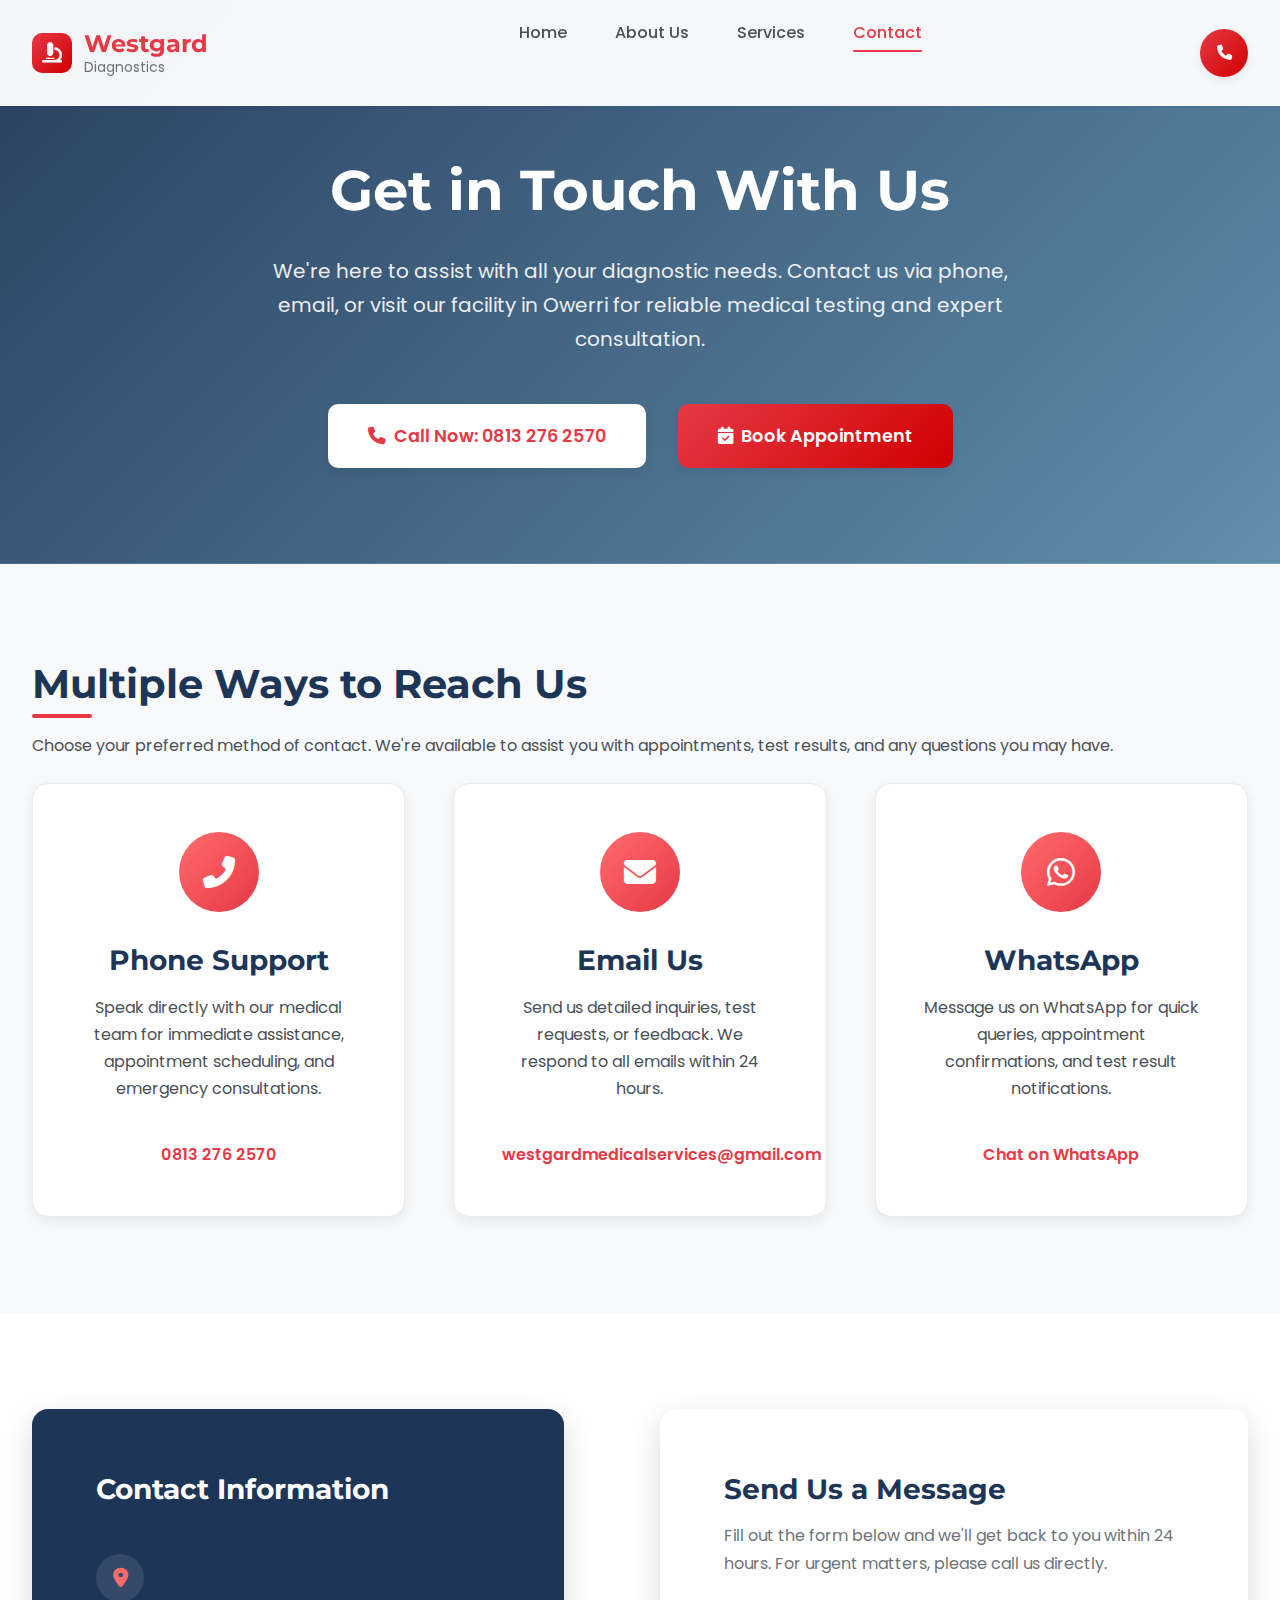
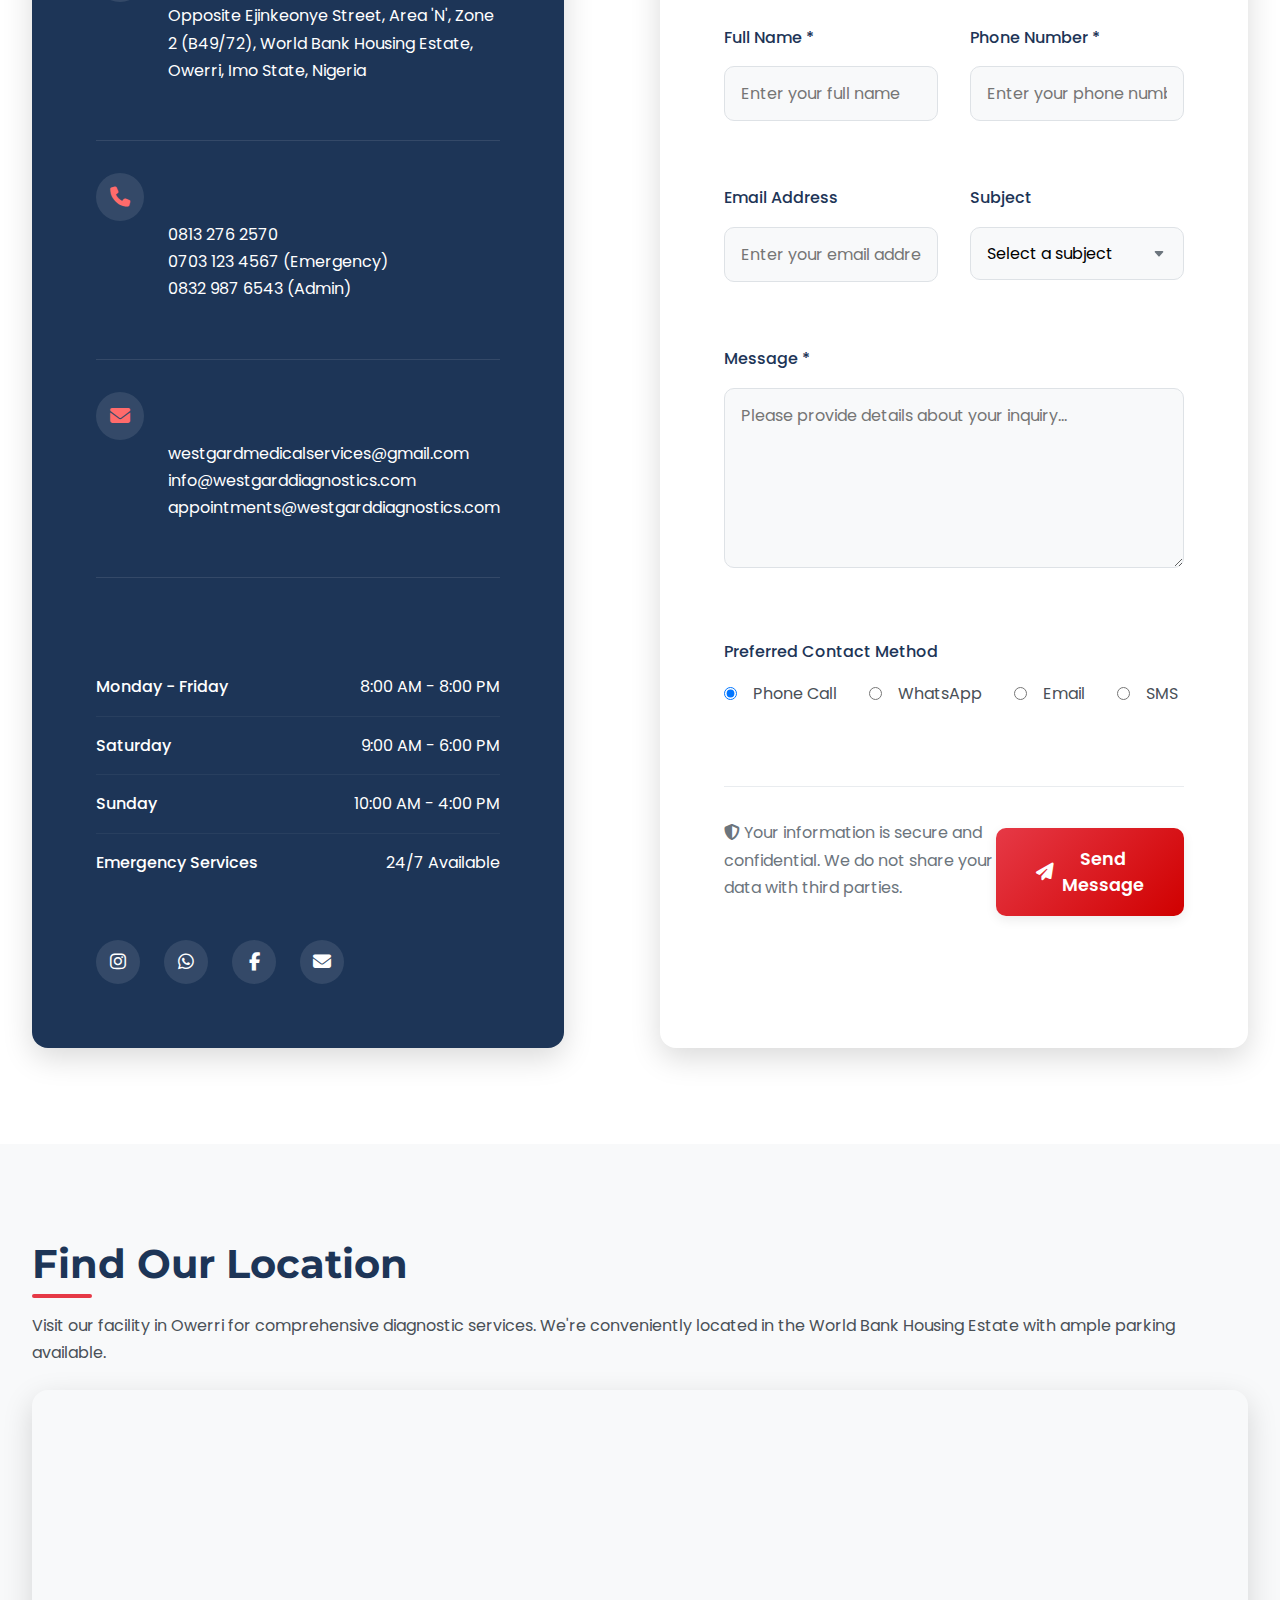
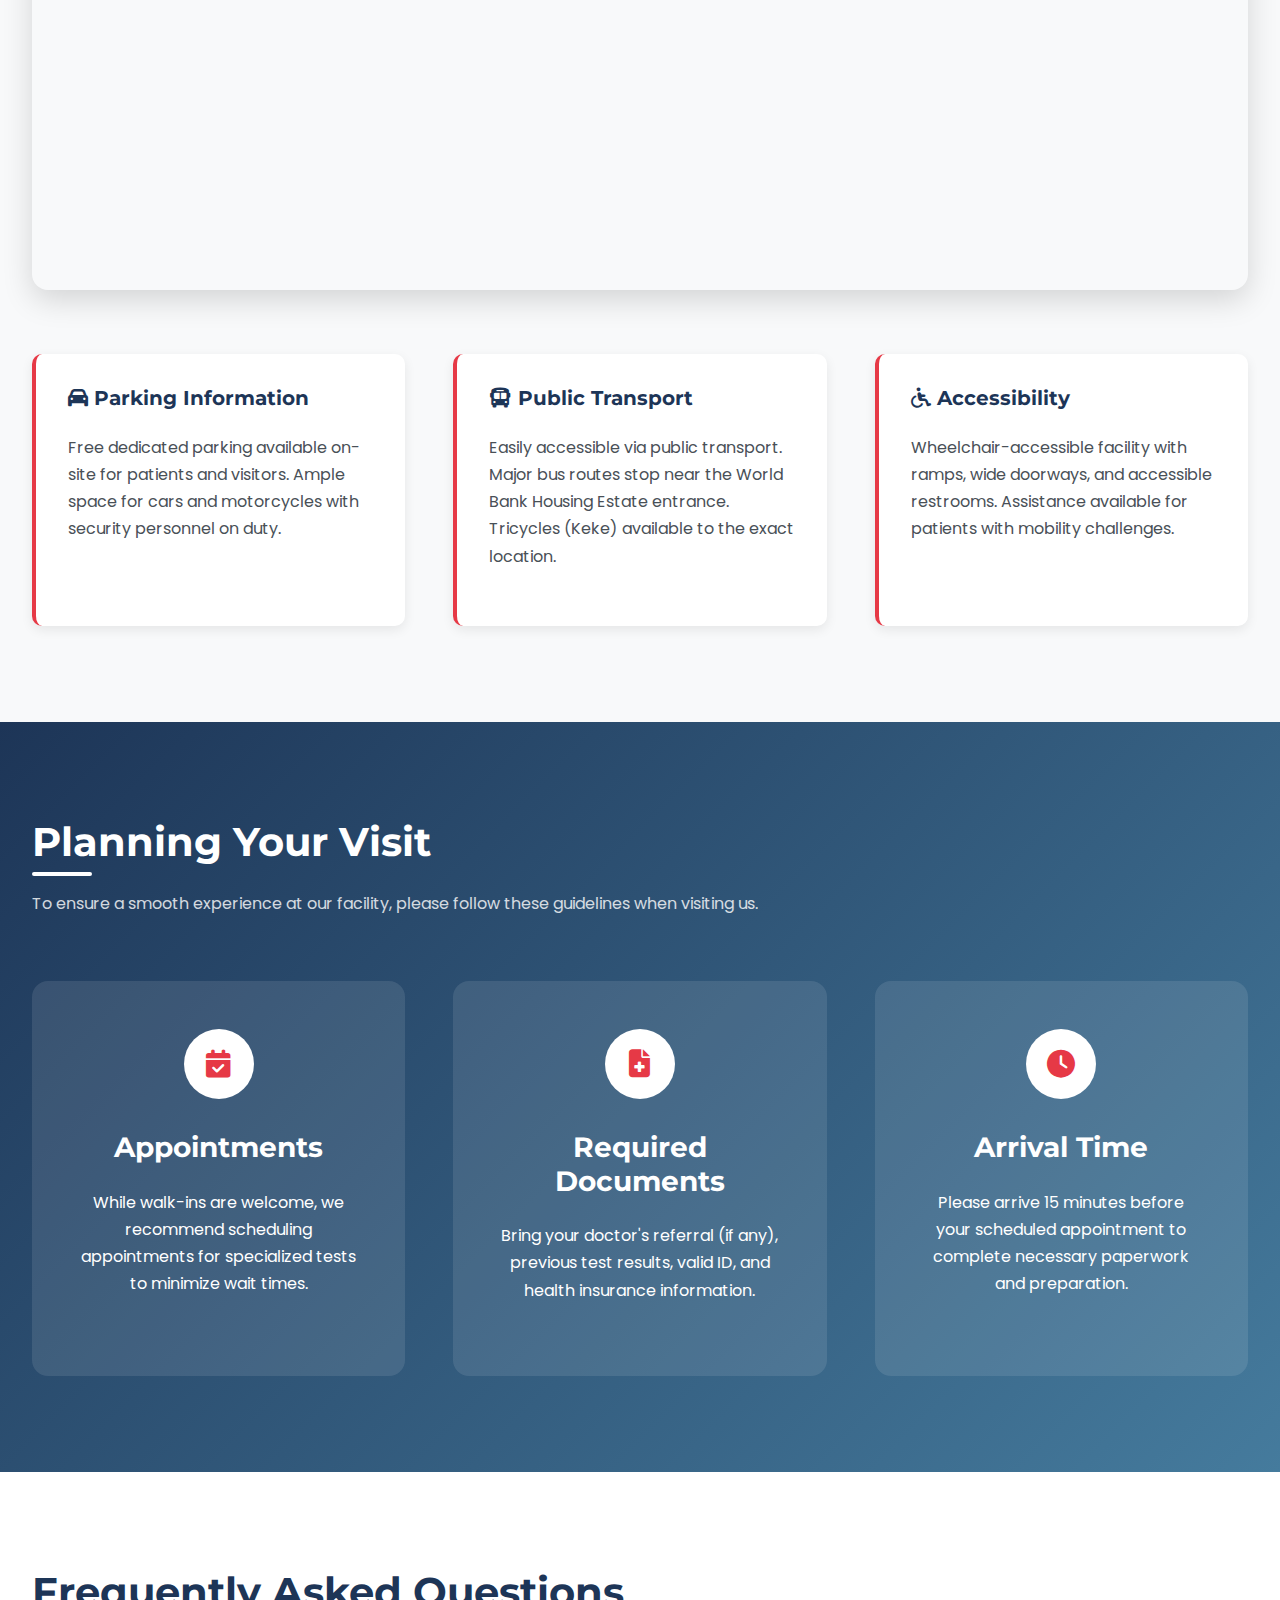
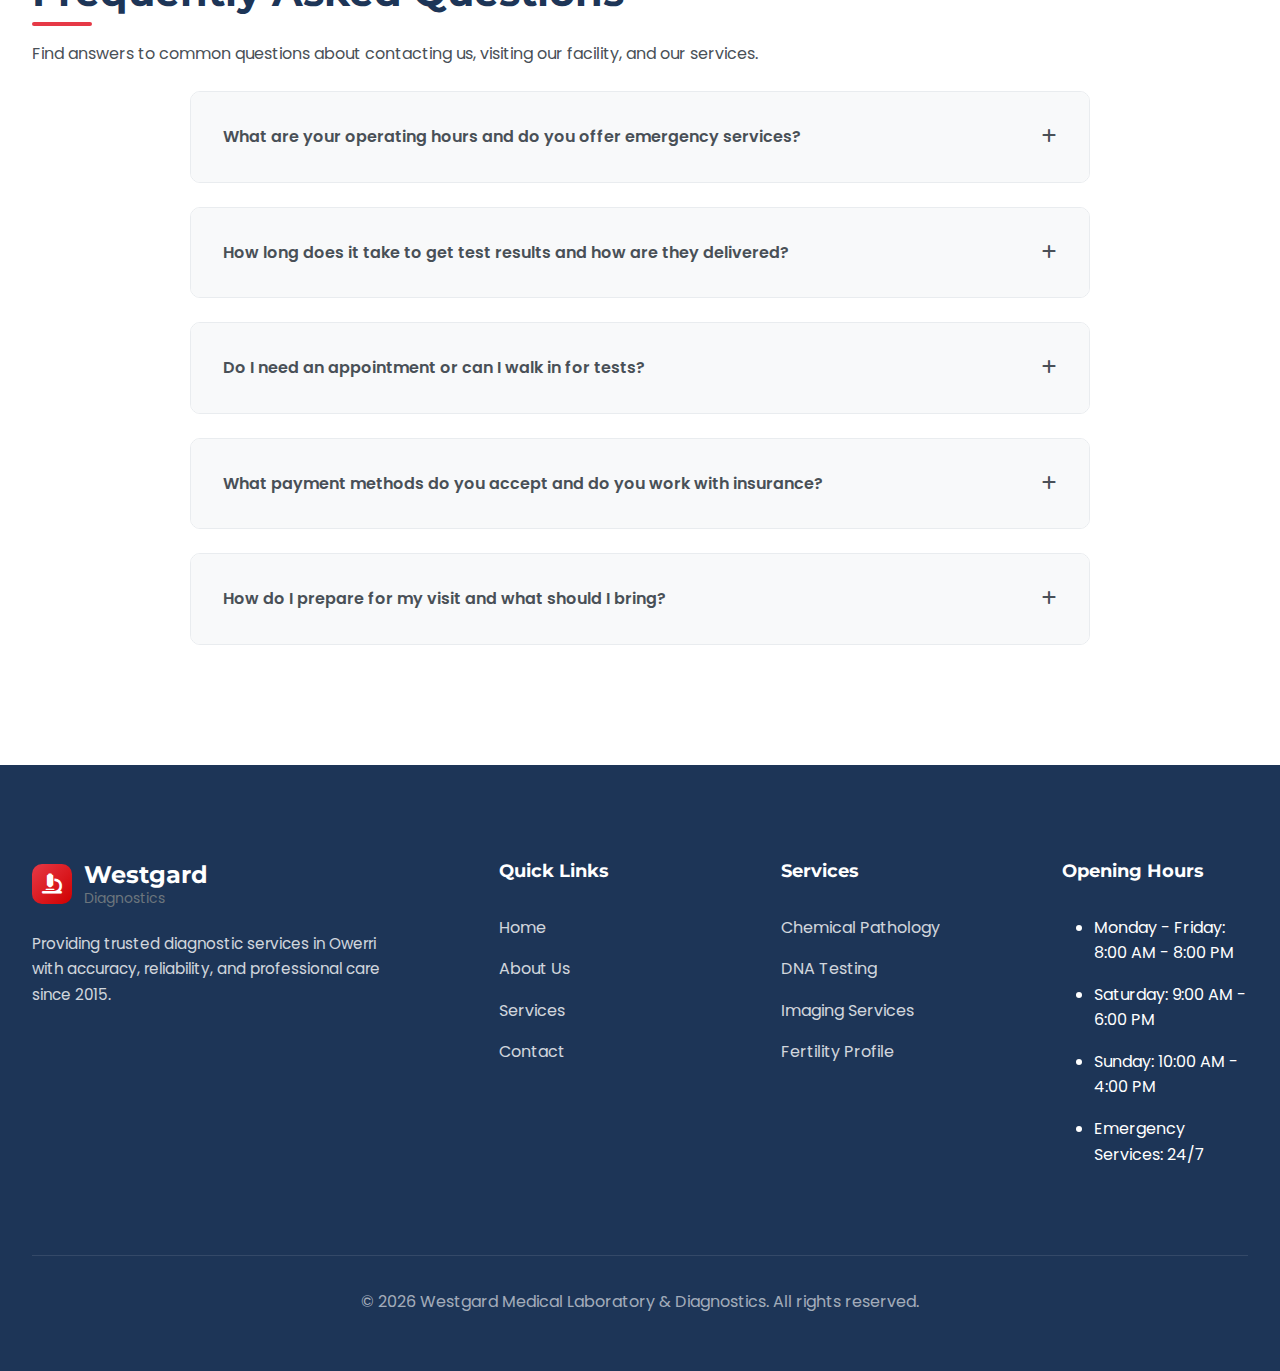
<file: contact.html>
<!DOCTYPE html>
<html lang="en">

<head>
    <meta charset="UTF-8">
    <meta name="viewport" content="width=device-width, initial-scale=1.0">
    <title>Contact Us | Westgard Diagnostics - Modern Medical Laboratory & Diagnostics</title>
    <link rel="stylesheet" href="https://cdnjs.cloudflare.com/ajax/libs/font-awesome/6.4.0/css/all.min.css">
    <link rel="preconnect" href="https://fonts.googleapis.com">
    <link rel="preconnect" href="https://fonts.gstatic.com" crossorigin>
    <link
        href="https://fonts.googleapis.com/css2?family=Poppins:wght@300;400;500;600;700&family=Montserrat:wght@400;500;600;700&display=swap"
        rel="stylesheet">

    <style>
        /* MODERN DESIGN SYSTEM - Same as main page */
        :root {
            /* Color Palette */
            --primary: #e63946;
            --primary-dark: #d00000;
            --primary-light: #ff6b6b;
            --secondary: #1d3557;
            --accent: #457b9d;
            --light: #f1faee;
            --dark: #2d3748;
            --gray-100: #f8f9fa;
            --gray-200: #e9ecef;
            --gray-300: #dee2e6;
            --gray-400: #ced4da;
            --gray-500: #adb5bd;
            --gray-600: #6c757d;
            --gray-700: #495057;
            --gray-800: #343a40;
            --white: #ffffff;
            --black: #000000;

            /* Shadows */
            --shadow-sm: 0 2px 4px rgba(0, 0, 0, 0.05);
            --shadow: 0 4px 12px rgba(0, 0, 0, 0.08);
            --shadow-md: 0 6px 20px rgba(0, 0, 0, 0.12);
            --shadow-lg: 0 10px 30px rgba(0, 0, 0, 0.15);
            --shadow-xl: 0 15px 40px rgba(0, 0, 0, 0.2);

            /* Transitions */
            --transition-fast: 0.2s ease;
            --transition: 0.3s cubic-bezier(0.4, 0, 0.2, 1);
            --transition-slow: 0.5s cubic-bezier(0.4, 0, 0.2, 1);

            /* Borders */
            --radius-sm: 6px;
            --radius: 10px;
            --radius-lg: 16px;
            --radius-xl: 24px;
            --radius-full: 9999px;

            /* Spacing */
            --space-xs: 0.5rem;
            --space-sm: 1rem;
            --space-md: 1.5rem;
            --space-lg: 2rem;
            --space-xl: 3rem;
            --space-2xl: 4rem;
            --space-3xl: 6rem;

            /* Typography */
            --font-primary: 'Poppins', sans-serif;
            --font-secondary: 'Montserrat', sans-serif;
        }

        /* RESET & BASE STYLES */
        * {
            margin: 0;
            padding: 0;
            box-sizing: border-box;
        }

        html {
            scroll-behavior: smooth;
            font-size: 16px;
        }

        body {
            font-family: var(--font-primary);
            line-height: 1.6;
            color: var(--gray-700);
            background-color: var(--white);
            overflow-x: hidden;
            -webkit-font-smoothing: antialiased;
            -moz-osx-font-smoothing: grayscale;
        }

        h1,
        h2,
        h3,
        h4,
        h5,
        h6 {
            font-family: var(--font-secondary);
            font-weight: 700;
            line-height: 1.2;
            margin-bottom: var(--space-md);
            color: var(--secondary);
        }

        h1 {
            font-size: 3.5rem;
            line-height: 1.1;
        }

        h2 {
            font-size: 2.5rem;
            position: relative;
            display: inline-block;
        }

        h2::after {
            content: '';
            position: absolute;
            left: 0;
            bottom: -10px;
            width: 60px;
            height: 4px;
            background: var(--primary);
            border-radius: var(--radius-full);
        }

        h3 {
            font-size: 1.75rem;
        }

        h4 {
            font-size: 1.25rem;
        }

        p {
            margin-bottom: var(--space-md);
            font-size: 1rem;
            line-height: 1.7;
        }

        a {
            color: inherit;
            text-decoration: none;
            transition: var(--transition);
        }

        ul,
        ol {
            margin-bottom: var(--space-md);
            padding-left: var(--space-lg);
        }

        li {
            margin-bottom: var(--space-sm);
        }

        img {
            max-width: 100%;
            height: auto;
            display: block;
        }

        /* CONTAINER */
        .container {
            width: 100%;
            max-width: 1280px;
            margin: 0 auto;
            padding: 0 var(--space-lg);
        }

        /* SECTIONS */
        section {
            padding: var(--space-3xl) 0;
        }

        /* BUTTONS */
        .btn {
            display: inline-flex;
            align-items: center;
            justify-content: center;
            padding: 0.875rem 2rem;
            border-radius: var(--radius);
            font-weight: 600;
            font-size: 0.95rem;
            cursor: pointer;
            transition: var(--transition);
            border: none;
            outline: none;
            font-family: var(--font-primary);
            gap: 0.5rem;
            text-align: center;
        }

        .btn-primary {
            background: linear-gradient(135deg, var(--primary), var(--primary-dark));
            color: var(--white);
            box-shadow: var(--shadow);
        }

        .btn-primary:hover {
            transform: translateY(-3px);
            box-shadow: var(--shadow-lg);
            background: linear-gradient(135deg, var(--primary-light), var(--primary));
        }

        .btn-secondary {
            background: transparent;
            color: var(--primary);
            border: 2px solid var(--primary);
        }

        .btn-secondary:hover {
            background: var(--primary);
            color: var(--white);
            transform: translateY(-3px);
        }

        .btn-white {
            background: var(--white);
            color: var(--primary);
            box-shadow: var(--shadow);
        }

        .btn-white:hover {
            background: var(--gray-100);
            transform: translateY(-3px);
            box-shadow: var(--shadow-lg);
        }

        .btn-large {
            padding: 1.125rem 2.5rem;
            font-size: 1.1rem;
        }

        .btn-icon {
            padding: 0.75rem;
            width: 48px;
            height: 48px;
            border-radius: var(--radius-full);
        }

        /* HEADER */
        header {
            position: fixed;
            top: 0;
            left: 0;
            width: 100%;
            background: rgba(255, 255, 255, 0.95);
            backdrop-filter: blur(10px);
            box-shadow: var(--shadow-sm);
            z-index: 1000;
            transition: var(--transition);
        }

        .header-container {
            display: flex;
            justify-content: space-between;
            align-items: center;
            padding: 1.25rem var(--space-lg);
        }

        .logo {
            display: flex;
            align-items: center;
            gap: 0.75rem;
            font-family: var(--font-secondary);
            font-weight: 700;
            font-size: 1.5rem;
            color: var(--primary);
        }

        .logo-icon {
            width: 40px;
            height: 40px;
            background: linear-gradient(135deg, var(--primary), var(--primary-dark));
            border-radius: var(--radius);
            display: flex;
            align-items: center;
            justify-content: center;
            color: var(--white);
            font-size: 1.25rem;
        }

        .logo-text {
            display: flex;
            flex-direction: column;
            line-height: 1.2;
        }

        .logo-text span {
            font-size: 0.875rem;
            color: var(--gray-600);
            font-weight: 400;
            font-family: var(--font-primary);
        }

        .nav-links {
            display: flex;
            list-style: none;
            gap: var(--space-xl);
        }

        .nav-links a {
            font-weight: 500;
            position: relative;
            padding: 0.5rem 0;
        }

        .nav-links a::after {
            content: '';
            position: absolute;
            bottom: 0;
            left: 0;
            width: 0;
            height: 2px;
            background: var(--primary);
            transition: var(--transition);
            border-radius: var(--radius-full);
        }

        .nav-links a:hover::after,
        .nav-links a.active::after {
            width: 100%;
        }

        .nav-links a.active {
            color: var(--primary);
        }

        .header-actions {
            display: flex;
            align-items: center;
            gap: var(--space-md);
        }

        .mobile-menu-btn {
            display: none;
            background: none;
            border: none;
            font-size: 1.5rem;
            color: var(--primary);
            cursor: pointer;
            width: 44px;
            height: 44px;
            border-radius: var(--radius);
            align-items: center;
            justify-content: center;
            transition: var(--transition);
        }

        .mobile-menu-btn:hover {
            background: var(--gray-100);
        }

        /* CONTACT HERO */
        .contact-hero {
            position: relative;
            padding-top: 160px;
            padding-bottom: var(--space-3xl);
            background: linear-gradient(135deg, rgba(29, 53, 87, 0.95), rgba(69, 123, 157, 0.85)),
                url('https://images.unsplash.com/photo-1586773860418-dc22f8b874bc?ixlib=rb-4.0.3&auto=format&fit=crop&w=1770&q=80');
            background-size: cover;
            background-position: center;
            color: var(--white);
            text-align: center;
        }

        .contact-hero h1 {
            color: var(--white);
            margin-bottom: var(--space-lg);
        }

        .contact-hero p {
            font-size: 1.25rem;
            max-width: 800px;
            margin: 0 auto var(--space-xl);
            opacity: 0.9;
        }

        .contact-cta {
            display: flex;
            justify-content: center;
            gap: var(--space-lg);
            flex-wrap: wrap;
        }

        /* CONTACT INFO SECTION */
        .contact-info-section {
            background: var(--gray-100);
        }

        .contact-grid {
            display: grid;
            grid-template-columns: repeat(auto-fit, minmax(300px, 1fr));
            gap: var(--space-xl);
        }

        .contact-card {
            background: var(--white);
            border-radius: var(--radius-lg);
            padding: var(--space-xl);
            box-shadow: var(--shadow);
            transition: var(--transition);
            text-align: center;
            border: 1px solid var(--gray-200);
        }

        .contact-card:hover {
            transform: translateY(-10px);
            box-shadow: var(--shadow-xl);
        }

        .contact-icon {
            width: 80px;
            height: 80px;
            background: linear-gradient(135deg, var(--primary-light), var(--primary));
            border-radius: var(--radius-full);
            display: flex;
            align-items: center;
            justify-content: center;
            margin: 0 auto var(--space-lg);
            color: var(--white);
            font-size: 2rem;
        }

        .contact-card h3 {
            color: var(--secondary);
            margin-bottom: var(--space-sm);
        }

        .contact-link {
            color: var(--primary);
            font-weight: 600;
            display: inline-block;
            margin-top: var(--space-sm);
        }

        .contact-link:hover {
            color: var(--primary-dark);
        }

        /* CONTACT FORM & DETAILS SECTION */
        .contact-form-section {
            background: var(--white);
        }

        .contact-form-container {
            display: grid;
            grid-template-columns: 1fr 2fr;
            gap: var(--space-3xl);
        }

        .contact-details {
            background: var(--secondary);
            color: var(--white);
            padding: var(--space-2xl);
            border-radius: var(--radius-lg);
            box-shadow: var(--shadow-lg);
            height: fit-content;
        }

        .contact-details h3 {
            color: var(--white);
            margin-bottom: var(--space-xl);
        }

        .contact-item {
            display: flex;
            align-items: flex-start;
            gap: var(--space-md);
            margin-bottom: var(--space-lg);
            padding-bottom: var(--space-lg);
            border-bottom: 1px solid rgba(255, 255, 255, 0.1);
        }

        .contact-item:last-child {
            margin-bottom: 0;
            border-bottom: none;
        }

        .contact-item-icon {
            width: 48px;
            height: 48px;
            background: rgba(255, 255, 255, 0.1);
            border-radius: var(--radius-full);
            display: flex;
            align-items: center;
            justify-content: center;
            color: var(--primary-light);
            font-size: 1.25rem;
            flex-shrink: 0;
        }

        .business-hours {
            margin-top: var(--space-xl);
        }

        .hours-list {
            list-style: none;
            padding-left: 0;
        }

        .hours-list li {
            display: flex;
            justify-content: space-between;
            margin-bottom: var(--space-sm);
            padding-bottom: var(--space-sm);
            border-bottom: 1px solid rgba(255, 255, 255, 0.05);
        }

        .hours-list li:last-child {
            margin-bottom: 0;
            border-bottom: none;
        }

        .hours-day {
            font-weight: 500;
        }

        .social-links {
            display: flex;
            gap: var(--space-md);
            margin-top: var(--space-xl);
        }

        .social-link {
            width: 44px;
            height: 44px;
            background: rgba(255, 255, 255, 0.1);
            border-radius: var(--radius-full);
            display: flex;
            align-items: center;
            justify-content: center;
            color: var(--white);
            font-size: 1.125rem;
            transition: var(--transition);
        }

        .social-link:hover {
            background: var(--primary);
            transform: translateY(-3px);
        }

        .form-container {
            background: var(--white);
            padding: var(--space-2xl);
            border-radius: var(--radius-lg);
            box-shadow: var(--shadow-lg);
        }

        .form-header {
            margin-bottom: var(--space-xl);
        }

        .form-header h3 {
            margin-bottom: var(--space-sm);
        }

        .form-grid {
            display: grid;
            grid-template-columns: 1fr 1fr;
            gap: var(--space-lg);
        }

        .form-group {
            margin-bottom: var(--space-lg);
        }

        .form-group.full-width {
            grid-column: 1 / -1;
        }

        .form-label {
            display: block;
            margin-bottom: var(--space-sm);
            font-weight: 500;
            color: var(--secondary);
        }

        .form-control {
            width: 100%;
            padding: 0.875rem 1rem;
            border: 1px solid var(--gray-300);
            border-radius: var(--radius);
            font-family: var(--font-primary);
            font-size: 1rem;
            transition: var(--transition);
            background: var(--gray-100);
        }

        .form-control:focus {
            outline: none;
            border-color: var(--primary);
            background: var(--white);
            box-shadow: 0 0 0 3px rgba(230, 57, 70, 0.1);
        }

        textarea.form-control {
            min-height: 150px;
            resize: vertical;
        }

        select.form-control {
            appearance: none;
            background-image: url("data:image/svg+xml,%3Csvg xmlns='http://www.w3.org/2000/svg' width='16' height='16' fill='%236c757d' viewBox='0 0 16 16'%3E%3Cpath d='M7.247 11.14 2.451 5.658C1.885 5.013 2.345 4 3.204 4h9.592a1 1 0 0 1 .753 1.659l-4.796 5.48a1 1 0 0 1-1.506 0z'/%3E%3C/svg%3E");
            background-repeat: no-repeat;
            background-position: right 1rem center;
            background-size: 16px 12px;
            padding-right: 2.5rem;
        }

        .form-footer {
            display: flex;
            justify-content: space-between;
            align-items: center;
            margin-top: var(--space-xl);
            padding-top: var(--space-lg);
            border-top: 1px solid var(--gray-200);
        }

        .form-note {
            font-size: 0.875rem;
            color: var(--gray-600);
        }

        /* MAP SECTION */
        .map-section {
            padding: var(--space-3xl) 0;
            background: var(--gray-100);
        }

        .map-container {
            border-radius: var(--radius-lg);
            overflow: hidden;
            box-shadow: var(--shadow-lg);
            height: 500px;
        }

        #google-map {
            width: 100%;
            height: 100%;
            border: none;
        }

        .map-info {
            display: grid;
            grid-template-columns: repeat(auto-fit, minmax(250px, 1fr));
            gap: var(--space-xl);
            margin-top: var(--space-2xl);
        }

        .map-info-card {
            background: var(--white);
            padding: var(--space-lg);
            border-radius: var(--radius);
            box-shadow: var(--shadow);
            border-left: 4px solid var(--primary);
        }

        /* FAQ SECTION */
        .faq-section {
            background: var(--white);
        }

        .faq-container {
            max-width: 900px;
            margin: 0 auto;
        }

        .faq-item {
            margin-bottom: var(--space-md);
            border: 1px solid var(--gray-200);
            border-radius: var(--radius);
            overflow: hidden;
        }

        .faq-question {
            padding: var(--space-lg);
            background: var(--gray-100);
            font-weight: 600;
            cursor: pointer;
            display: flex;
            justify-content: space-between;
            align-items: center;
            transition: var(--transition);
        }

        .faq-question:hover {
            background: var(--gray-200);
        }

        .faq-question.active {
            background: var(--primary);
            color: var(--white);
        }

        .faq-answer {
            padding: 0 var(--space-lg);
            max-height: 0;
            overflow: hidden;
            transition: var(--transition-slow);
        }

        .faq-answer.active {
            padding: var(--space-lg);
            max-height: 500px;
        }

        .faq-toggle {
            transition: var(--transition);
        }

        .faq-question.active .faq-toggle {
            transform: rotate(45deg);
        }

        /* VISIT GUIDANCE */
        .visit-guidance {
            background: linear-gradient(135deg, var(--secondary), var(--accent));
            color: var(--white);
        }

        .visit-guidance h2,
        .visit-guidance h3 {
            color: var(--white);
        }

        .visit-guidance h2::after {
            background: var(--white);
        }

        .guidance-grid {
            display: grid;
            grid-template-columns: repeat(auto-fit, minmax(300px, 1fr));
            gap: var(--space-xl);
            margin-top: var(--space-2xl);
        }

        .guidance-card {
            background: rgba(255, 255, 255, 0.1);
            padding: var(--space-xl);
            border-radius: var(--radius-lg);
            text-align: center;
            transition: var(--transition);
        }

        .guidance-card:hover {
            background: rgba(255, 255, 255, 0.15);
            transform: translateY(-5px);
        }

        .guidance-icon {
            width: 70px;
            height: 70px;
            background: var(--white);
            color: var(--primary);
            border-radius: var(--radius-full);
            display: flex;
            align-items: center;
            justify-content: center;
            font-size: 1.75rem;
            margin: 0 auto var(--space-lg);
        }

        /* FOOTER */
        footer {
            background: var(--secondary);
            color: var(--white);
            padding: var(--space-3xl) 0 var(--space-lg);
        }

        .footer-container {
            display: grid;
            grid-template-columns: 2fr 1fr 1fr 1fr;
            gap: var(--space-3xl);
            margin-bottom: var(--space-2xl);
        }

        .footer-logo {
            display: flex;
            flex-direction: column;
            gap: var(--space-md);
        }

        .footer-logo .logo {
            color: var(--white);
        }

        .footer-tagline {
            opacity: 0.8;
            font-size: 0.95rem;
        }

        .footer-links h3,
        .footer-hours h3 {
            color: var(--white);
            font-size: 1.125rem;
            margin-bottom: var(--space-lg);
        }

        .footer-links ul {
            list-style: none;
            padding: 0;
        }

        .footer-links li {
            margin-bottom: var(--space-sm);
        }

        .footer-links a {
            opacity: 0.8;
            transition: var(--transition);
        }

        .footer-links a:hover {
            opacity: 1;
            color: var(--primary-light);
            padding-left: 5px;
        }

        .footer-bottom {
            text-align: center;
            padding-top: var(--space-lg);
            border-top: 1px solid rgba(255, 255, 255, 0.1);
            color: rgba(255, 255, 255, 0.6);
            font-size: 0.875rem;
        }

        /* RESPONSIVE DESIGN */
        @media (max-width: 1024px) {
            h1 {
                font-size: 3rem;
            }

            h2 {
                font-size: 2.25rem;
            }

            .contact-form-container {
                grid-template-columns: 1fr;
                gap: var(--space-2xl);
            }

            .footer-container {
                grid-template-columns: 1fr 1fr;
                gap: var(--space-2xl);
            }
        }

        @media (max-width: 768px) {
            section {
                padding: var(--space-2xl) 0;
            }

            h1 {
                font-size: 2.5rem;
            }

            h2 {
                font-size: 2rem;
            }

            .nav-links {
                position: fixed;
                top: 80px;
                left: 0;
                width: 100%;
                background: var(--white);
                flex-direction: column;
                padding: var(--space-xl);
                box-shadow: var(--shadow-lg);
                transform: translateY(-100%);
                opacity: 0;
                visibility: hidden;
                transition: var(--transition);
                z-index: 999;
            }

            .nav-links.active {
                transform: translateY(0);
                opacity: 1;
                visibility: visible;
            }

            .mobile-menu-btn {
                display: flex;
            }

            .contact-cta {
                flex-direction: column;
                align-items: center;
            }

            .form-grid {
                grid-template-columns: 1fr;
            }

            .form-footer {
                flex-direction: column;
                gap: var(--space-lg);
                align-items: stretch;
            }

            .footer-container {
                grid-template-columns: 1fr;
            }
        }

        @media (max-width: 480px) {
            h1 {
                font-size: 2rem;
            }

            h2 {
                font-size: 1.75rem;
            }

            .container {
                padding: 0 var(--space-md);
            }
        }

        /* UTILITY CLASSES */
        .text-center {
            text-align: center;
        }

        .mb-0 {
            margin-bottom: 0;
        }

        .mt-0 {
            margin-top: 0;
        }

        .opacity-80 {
            opacity: 0.8;
        }

        .success-message {
            display: none;
            background: #d4edda;
            color: #155724;
            padding: var(--space-md);
            border-radius: var(--radius);
            border: 1px solid #c3e6cb;
            margin-bottom: var(--space-lg);
        }

        .error-message {
            display: none;
            background: #f8d7da;
            color: #721c24;
            padding: var(--space-md);
            border-radius: var(--radius);
            border: 1px solid #f5c6cb;
            margin-bottom: var(--space-lg);
        }
    </style>
</head>

<body>
    <!-- Header -->
    <header>
        <div class="container header-container">
            <a href="index.html" class="logo">
                <div class="logo-icon">
                    <i class="fas fa-microscope"></i>
                </div>
                <div class="logo-text">
                    Westgard <span>Diagnostics</span>
                </div>
            </a>

            <nav>
                <ul class="nav-links" id="navLinks">
                    <li><a href="index.html">Home</a></li>
                    <li><a href="about.html">About Us</a></li>
                    <li><a href="services.html">Services</a></li>
                    <li><a href="contact.html" class="active">Contact</a></li>
                </ul>
            </nav>

            <div class="header-actions">
                <a href="tel:08132762570" class="btn btn-primary btn-icon">
                    <i class="fas fa-phone"></i>
                </a>
                <button class="mobile-menu-btn" id="mobileMenuBtn">
                    <i class="fas fa-bars"></i>
                </button>
            </div>
        </div>
    </header>

    <!-- Contact Hero -->
    <section class="contact-hero">
        <div class="container">
            <h1>Get in Touch With Us</h1>
            <p class="opacity-80">We're here to assist with all your diagnostic needs. Contact us via phone, email, or
                visit our facility in Owerri for reliable medical testing and expert consultation.</p>

            <div class="contact-cta">
                <a href="tel:08132762570" class="btn btn-white btn-large">
                    <i class="fas fa-phone"></i> Call Now: 0813 276 2570
                </a>
                <a href="#appointment-form" class="btn btn-primary btn-large">
                    <i class="fas fa-calendar-check"></i> Book Appointment
                </a>
            </div>
        </div>
    </section>

    <!-- Contact Info Section -->
    <section class="contact-info-section">
        <div class="container">
            <div class="section-header">
                <h2>Multiple Ways to Reach Us</h2>
                <p>Choose your preferred method of contact. We're available to assist you with appointments, test
                    results, and any questions you may have.</p>
            </div>

            <div class="contact-grid">
                <div class="contact-card">
                    <div class="contact-icon">
                        <i class="fas fa-phone-alt"></i>
                    </div>
                    <h3>Phone Support</h3>
                    <p>Speak directly with our medical team for immediate assistance, appointment scheduling, and
                        emergency consultations.</p>
                    <a href="tel:08132762570" class="contact-link">0813 276 2570</a>
                </div>

                <div class="contact-card">
                    <div class="contact-icon">
                        <i class="fas fa-envelope"></i>
                    </div>
                    <h3>Email Us</h3>
                    <p>Send us detailed inquiries, test requests, or feedback. We respond to all emails within 24 hours.
                    </p>
                    <a href="mailto:westgardmedicalservices@gmail.com"
                        class="contact-link">westgardmedicalservices@gmail.com</a>
                </div>

                <div class="contact-card">
                    <div class="contact-icon">
                        <i class="fab fa-whatsapp"></i>
                    </div>
                    <h3>WhatsApp</h3>
                    <p>Message us on WhatsApp for quick queries, appointment confirmations, and test result
                        notifications.</p>
                    <a href="https://wa.me/2348132762570" class="contact-link" target="_blank">Chat on WhatsApp</a>
                </div>
            </div>
        </div>
    </section>

    <!-- Contact Form & Details Section -->
    <section class="contact-form-section">
        <div class="container">
            <div class="contact-form-container">
                <div class="contact-details">
                    <h3>Contact Information</h3>

                    <div class="contact-item">
                        <div class="contact-item-icon">
                            <i class="fas fa-map-marker-alt"></i>
                        </div>
                        <div>
                            <h4>Address</h4>
                            <p>Opposite Ejinkeonye Street, Area 'N', Zone 2 (B49/72), World Bank Housing Estate, Owerri,
                                Imo State, Nigeria</p>
                        </div>
                    </div>

                    <div class="contact-item">
                        <div class="contact-item-icon">
                            <i class="fas fa-phone"></i>
                        </div>
                        <div>
                            <h4>Phone Numbers</h4>
                            <p>0813 276 2570<br>0703 123 4567 (Emergency)<br>0832 987 6543 (Admin)</p>
                        </div>
                    </div>

                    <div class="contact-item">
                        <div class="contact-item-icon">
                            <i class="fas fa-envelope"></i>
                        </div>
                        <div>
                            <h4>Email Addresses</h4>
                            <p>westgardmedicalservices@gmail.com<br>info@westgarddiagnostics.com<br>appointments@westgarddiagnostics.com
                            </p>
                        </div>
                    </div>

                    <div class="business-hours">
                        <h4>Business Hours</h4>
                        <ul class="hours-list">
                            <li>
                                <span class="hours-day">Monday - Friday</span>
                                <span>8:00 AM - 8:00 PM</span>
                            </li>
                            <li>
                                <span class="hours-day">Saturday</span>
                                <span>9:00 AM - 6:00 PM</span>
                            </li>
                            <li>
                                <span class="hours-day">Sunday</span>
                                <span>10:00 AM - 4:00 PM</span>
                            </li>
                            <li>
                                <span class="hours-day">Emergency Services</span>
                                <span>24/7 Available</span>
                            </li>
                        </ul>
                    </div>

                    <div class="social-links">
                        <a href="https://instagram.com/westgardmedicalservices" class="social-link" target="_blank">
                            <i class="fab fa-instagram"></i>
                        </a>
                        <a href="https://wa.me/2348132762570" class="social-link" target="_blank">
                            <i class="fab fa-whatsapp"></i>
                        </a>
                        <a href="https://facebook.com/westgarddiagnostics" class="social-link" target="_blank">
                            <i class="fab fa-facebook-f"></i>
                        </a>
                        <a href="mailto:westgardmedicalservices@gmail.com" class="social-link">
                            <i class="fas fa-envelope"></i>
                        </a>
                    </div>
                </div>

                <div class="form-container" id="appointment-form">
                    <div class="form-header">
                        <h3>Send Us a Message</h3>
                        <p class="opacity-80">Fill out the form below and we'll get back to you within 24 hours. For
                            urgent matters, please call us directly.</p>
                    </div>

                    <div id="successMessage" class="success-message">
                        <i class="fas fa-check-circle"></i> Thank you for your message! We'll contact you within 24
                        hours.
                    </div>

                    <div id="errorMessage" class="error-message">
                        <i class="fas fa-exclamation-circle"></i> There was an error submitting your form. Please try
                        again or call us directly.
                    </div>

                    <form class="contact-form" id="contactForm">
                        <div class="form-grid">
                            <div class="form-group">
                                <label for="name" class="form-label">Full Name *</label>
                                <input type="text" id="name" class="form-control" placeholder="Enter your full name"
                                    required>
                            </div>

                            <div class="form-group">
                                <label for="phone" class="form-label">Phone Number *</label>
                                <input type="tel" id="phone" class="form-control" placeholder="Enter your phone number"
                                    required>
                            </div>

                            <div class="form-group">
                                <label for="email" class="form-label">Email Address</label>
                                <input type="email" id="email" class="form-control"
                                    placeholder="Enter your email address">
                            </div>

                            <div class="form-group">
                                <label for="subject" class="form-label">Subject</label>
                                <select id="subject" class="form-control">
                                    <option value="">Select a subject</option>
                                    <option value="appointment">Book an Appointment</option>
                                    <option value="test-results">Test Results Inquiry</option>
                                    <option value="general">General Inquiry</option>
                                    <option value="billing">Billing & Insurance</option>
                                    <option value="feedback">Feedback & Suggestions</option>
                                </select>
                            </div>

                            <div class="form-group full-width">
                                <label for="message" class="form-label">Message *</label>
                                <textarea id="message" class="form-control"
                                    placeholder="Please provide details about your inquiry..." rows="6"
                                    required></textarea>
                            </div>

                            <div class="form-group full-width">
                                <label for="preferred-contact" class="form-label">Preferred Contact Method</label>
                                <div style="display: flex; gap: var(--space-lg); flex-wrap: wrap;">
                                    <label style="display: flex; align-items: center; gap: var(--space-sm);">
                                        <input type="radio" name="contact-method" value="phone" checked>
                                        <span>Phone Call</span>
                                    </label>
                                    <label style="display: flex; align-items: center; gap: var(--space-sm);">
                                        <input type="radio" name="contact-method" value="whatsapp">
                                        <span>WhatsApp</span>
                                    </label>
                                    <label style="display: flex; align-items: center; gap: var(--space-sm);">
                                        <input type="radio" name="contact-method" value="email">
                                        <span>Email</span>
                                    </label>
                                    <label style="display: flex; align-items: center; gap: var(--space-sm);">
                                        <input type="radio" name="contact-method" value="sms">
                                        <span>SMS</span>
                                    </label>
                                </div>
                            </div>
                        </div>

                        <div class="form-footer">
                            <div class="form-note">
                                <p><i class="fas fa-shield-alt"></i> Your information is secure and confidential. We do
                                    not share your data with third parties.</p>
                            </div>
                            <button type="submit" class="btn btn-primary btn-large">
                                <i class="fas fa-paper-plane"></i> Send Message
                            </button>
                        </div>
                    </form>
                </div>
            </div>
        </div>
    </section>

    <!-- Map Section -->
    <section class="map-section">
        <div class="container">
            <div class="section-header">
                <h2>Find Our Location</h2>
                <p>Visit our facility in Owerri for comprehensive diagnostic services. We're conveniently located in the
                    World Bank Housing Estate with ample parking available.</p>
            </div>

            <div class="map-container">
                <iframe id="google-map"
                    src="https://www.google.com/maps/embed?pb=!1m18!1m12!1m3!1d3968.231169015095!2d7.019119074004364!3d5.485318434368892!2m3!1f0!2f0!3f0!3m2!1i1024!2i768!4f13.1!3m3!1m2!1s0x1042598c4c3f6a4d%3A0x7cbf61bce8377b31!2sWorld%20Bank%20Housing%20Estate%2C%20Owerri%2C%20Imo%20State%2C%20Nigeria!5e0!3m2!1sen!2sng!4v1680000000000!5m2!1sen!2sng"
                    allowfullscreen="" loading="lazy" referrerpolicy="no-referrer-when-downgrade"></iframe>
            </div>

            <div class="map-info">
                <div class="map-info-card">
                    <h4><i class="fas fa-car"></i> Parking Information</h4>
                    <p>Free dedicated parking available on-site for patients and visitors. Ample space for cars and
                        motorcycles with security personnel on duty.</p>
                </div>

                <div class="map-info-card">
                    <h4><i class="fas fa-bus"></i> Public Transport</h4>
                    <p>Easily accessible via public transport. Major bus routes stop near the World Bank Housing Estate
                        entrance. Tricycles (Keke) available to the exact location.</p>
                </div>

                <div class="map-info-card">
                    <h4><i class="fas fa-wheelchair"></i> Accessibility</h4>
                    <p>Wheelchair-accessible facility with ramps, wide doorways, and accessible restrooms. Assistance
                        available for patients with mobility challenges.</p>
                </div>
            </div>
        </div>
    </section>

    <!-- Visit Guidance -->
    <section class="visit-guidance">
        <div class="container">
            <div class="section-header">
                <h2>Planning Your Visit</h2>
                <p class="opacity-80">To ensure a smooth experience at our facility, please follow these guidelines when
                    visiting us.</p>
            </div>

            <div class="guidance-grid">
                <div class="guidance-card">
                    <div class="guidance-icon">
                        <i class="fas fa-calendar-check"></i>
                    </div>
                    <h3>Appointments</h3>
                    <p>While walk-ins are welcome, we recommend scheduling appointments for specialized tests to
                        minimize wait times.</p>
                </div>

                <div class="guidance-card">
                    <div class="guidance-icon">
                        <i class="fas fa-file-medical"></i>
                    </div>
                    <h3>Required Documents</h3>
                    <p>Bring your doctor's referral (if any), previous test results, valid ID, and health insurance
                        information.</p>
                </div>

                <div class="guidance-card">
                    <div class="guidance-icon">
                        <i class="fas fa-clock"></i>
                    </div>
                    <h3>Arrival Time</h3>
                    <p>Please arrive 15 minutes before your scheduled appointment to complete necessary paperwork and
                        preparation.</p>
                </div>
            </div>
        </div>
    </section>

    <!-- FAQ Section -->
    <section class="faq-section">
        <div class="container">
            <div class="section-header">
                <h2>Frequently Asked Questions</h2>
                <p>Find answers to common questions about contacting us, visiting our facility, and our services.</p>
            </div>

            <div class="faq-container">
                <div class="faq-item">
                    <div class="faq-question">
                        <span>What are your operating hours and do you offer emergency services?</span>
                        <span class="faq-toggle"><i class="fas fa-plus"></i></span>
                    </div>
                    <div class="faq-answer">
                        <p>Our regular operating hours are:
                        <ul>
                            <li><strong>Monday - Friday:</strong> 8:00 AM - 8:00 PM</li>
                            <li><strong>Saturday:</strong> 9:00 AM - 6:00 PM</li>
                            <li><strong>Sunday:</strong> 10:00 AM - 4:00 PM</li>
                        </ul>
                        <strong>Emergency services are available 24/7.</strong> For medical emergencies requiring
                        immediate diagnostic testing outside regular hours, please call our emergency line at 0703 123
                        4567. Our on-call medical team will assist you.</p>
                    </div>
                </div>

                <div class="faq-item">
                    <div class="faq-question">
                        <span>How long does it take to get test results and how are they delivered?</span>
                        <span class="faq-toggle"><i class="fas fa-plus"></i></span>
                    </div>
                    <div class="faq-answer">
                        <p>Turnaround times vary by test type:
                        <ul>
                            <li><strong>Routine blood tests:</strong> 4-6 hours</li>
                            <li><strong>Basic imaging (X-ray):</strong> 24 hours</li>
                            <li><strong>Advanced tests:</strong> 24-48 hours</li>
                            <li><strong>DNA tests:</strong> 5-7 working days</li>
                        </ul>
                        Results are delivered through your preferred method (phone call, WhatsApp, email, or SMS).
                        You'll receive a digital copy via email/SMS, and printed copies can be collected from our
                        facility. Urgent results can be expedited upon request.</p>
                    </div>
                </div>

                <div class="faq-item">
                    <div class="faq-question">
                        <span>Do I need an appointment or can I walk in for tests?</span>
                        <span class="faq-toggle"><i class="fas fa-plus"></i></span>
                    </div>
                    <div class="faq-answer">
                        <p>Both options are available:
                        <ul>
                            <li><strong>Walk-ins:</strong> Welcome for routine blood tests during operating hours. Wait
                                times may vary based on patient volume.</li>
                            <li><strong>Appointments:</strong> Required for specialized tests, imaging services
                                (ultrasound, CT), DNA testing, and comprehensive health checkups.</li>
                        </ul>
                        We recommend calling ahead to schedule appointments for specialized services to ensure minimal
                        wait times and proper preparation. You can book appointments by calling 0813 276 2570 or using
                        our online appointment request form.</p>
                    </div>
                </div>

                <div class="faq-item">
                    <div class="faq-question">
                        <span>What payment methods do you accept and do you work with insurance?</span>
                        <span class="faq-toggle"><i class="fas fa-plus"></i></span>
                    </div>
                    <div class="faq-answer">
                        <p>We accept multiple payment methods:
                        <ul>
                            <li><strong>Cash:</strong> Nigerian Naira</li>
                            <li><strong>Bank Transfer:</strong> All major Nigerian banks</li>
                            <li><strong>POS:</strong> Debit/credit card payments on-site</li>
                            <li><strong>Mobile Money:</strong> Available upon request</li>
                        </ul>
                        We work with several health insurance providers. Please contact our billing department at 0832
                        987 6543 with your insurance information to verify coverage before your visit. We provide
                        detailed receipts for insurance reimbursement claims.</p>
                    </div>
                </div>

                <div class="faq-item">
                    <div class="faq-question">
                        <span>How do I prepare for my visit and what should I bring?</span>
                        <span class="faq-toggle"><i class="fas fa-plus"></i></span>
                    </div>
                    <div class="faq-answer">
                        <p>To ensure a smooth visit:
                        <ul>
                            <li><strong>Preparation:</strong> For fasting tests, don't eat or drink (except water) for
                                8-12 hours before your test. Follow specific instructions provided when booking.</li>
                            <li><strong>Documents to bring:</strong> Doctor's referral (if any), previous test results,
                                valid ID (driver's license, national ID, or passport), and health insurance information.
                            </li>
                            <li><strong>Medications:</strong> Continue prescribed medications unless instructed
                                otherwise by your doctor. Inform us of all medications and supplements you're taking.
                            </li>
                            <li><strong>Clothing:</strong> Wear loose-fitting clothing with sleeves that can be easily
                                rolled up for blood tests.</li>
                        </ul>
                        If you have questions about specific preparation for your test, call us at 0813 276 2570 before
                        your visit.</p>
                    </div>
                </div>
            </div>
        </div>
    </section>

    <!-- Footer -->
    <footer>
        <div class="container">
            <div class="footer-container">
                <div class="footer-logo">
                    <a href="index.html" class="logo">
                        <div class="logo-icon">
                            <i class="fas fa-microscope"></i>
                        </div>
                        <div class="logo-text">
                            Westgard <span>Diagnostics</span>
                        </div>
                    </a>
                    <p class="footer-tagline">Providing trusted diagnostic services in Owerri with accuracy,
                        reliability, and professional care since 2015.</p>
                </div>

                <div class="footer-links">
                    <h3>Quick Links</h3>
                    <ul>
                        <li><a href="index.html">Home</a></li>
                        <li><a href="about.html">About Us</a></li>
                        <li><a href="services.html">Services</a></li>
                        <li><a href="contact.html">Contact</a></li>
                    </ul>
                </div>

                <div class="footer-links">
                    <h3>Services</h3>
                    <ul>
                        <li><a href="services.html">Chemical Pathology</a></li>
                        <li><a href="services.html">DNA Testing</a></li>
                        <li><a href="services.html">Imaging Services</a></li>
                        <li><a href="services.html">Fertility Profile</a></li>
                    </ul>
                </div>

                <div class="footer-hours">
                    <h3>Opening Hours</h3>
                    <ul>
                        <li>Monday - Friday: 8:00 AM - 8:00 PM</li>
                        <li>Saturday: 9:00 AM - 6:00 PM</li>
                        <li>Sunday: 10:00 AM - 4:00 PM</li>
                        <li>Emergency Services: 24/7</li>
                    </ul>
                </div>
            </div>

            <div class="footer-bottom">
                <p>&copy; <span id="currentYear"></span> Westgard Medical Laboratory & Diagnostics. All rights reserved.
                </p>
            </div>
        </div>
    </footer>

    <script>
        // Mobile Menu Toggle
        const mobileMenuBtn = document.getElementById('mobileMenuBtn');
        const navLinks = document.getElementById('navLinks');
        const hamburgerIcon = mobileMenuBtn.querySelector('i');

        mobileMenuBtn.addEventListener('click', () => {
            navLinks.classList.toggle('active');
            hamburgerIcon.classList.toggle('fa-bars');
            hamburgerIcon.classList.toggle('fa-times');

            // Prevent body scrolling when menu is open
            if (navLinks.classList.contains('active')) {
                document.body.style.overflow = 'hidden';
            } else {
                document.body.style.overflow = 'auto';
            }
        });

        // Close menu when clicking a link
        document.querySelectorAll('.nav-links a').forEach(link => {
            link.addEventListener('click', () => {
                navLinks.classList.remove('active');
                hamburgerIcon.classList.remove('fa-times');
                hamburgerIcon.classList.add('fa-bars');
                document.body.style.overflow = 'auto';
            });
        });

        // Set current year in footer
        document.getElementById('currentYear').textContent = new Date().getFullYear();

        // Contact Form Submission
        const contactForm = document.getElementById('contactForm');
        const successMessage = document.getElementById('successMessage');
        const errorMessage = document.getElementById('errorMessage');

        if (contactForm) {
            contactForm.addEventListener('submit', function (e) {
                e.preventDefault();

                // Get form values
                const name = document.getElementById('name').value;
                const phone = document.getElementById('phone').value;
                const email = document.getElementById('email').value;
                const subject = document.getElementById('subject').value;
                const message = document.getElementById('message').value;
                const contactMethod = document.querySelector('input[name="contact-method"]:checked').value;

                // Simple validation
                if (!name || !phone || !message) {
                    errorMessage.textContent = 'Please fill in all required fields.';
                    errorMessage.style.display = 'block';
                    successMessage.style.display = 'none';

                    // Scroll to error message
                    errorMessage.scrollIntoView({ behavior: 'smooth', block: 'center' });
                    return;
                }

                // Show loading state on button
                const submitBtn = contactForm.querySelector('button[type="submit"]');
                const originalText = submitBtn.innerHTML;
                submitBtn.innerHTML = '<i class="fas fa-spinner fa-spin"></i> Sending...';
                submitBtn.disabled = true;

                // Simulate form submission (in a real implementation, this would be an AJAX call)
                setTimeout(() => {
                    // Show success message
                    successMessage.style.display = 'block';
                    errorMessage.style.display = 'none';

                    // Reset button
                    submitBtn.innerHTML = originalText;
                    submitBtn.disabled = false;

                    // Reset form
                    contactForm.reset();

                    // Scroll to success message
                    successMessage.scrollIntoView({ behavior: 'smooth', block: 'center' });

                    // Hide success message after 5 seconds
                    setTimeout(() => {
                        successMessage.style.display = 'none';
                    }, 5000);
                }, 1500);
            });
        }

        // FAQ Accordion
        const faqQuestions = document.querySelectorAll('.faq-question');

        faqQuestions.forEach(question => {
            question.addEventListener('click', () => {
                const answer = question.nextElementSibling;
                const isActive = answer.classList.contains('active');

                // Close all other answers
                document.querySelectorAll('.faq-answer').forEach(ans => {
                    ans.classList.remove('active');
                });
                document.querySelectorAll('.faq-question').forEach(q => {
                    q.classList.remove('active');
                });

                // Toggle current answer
                if (!isActive) {
                    answer.classList.add('active');
                    question.classList.add('active');
                }
            });
        });

        // Header scroll effect
        window.addEventListener('scroll', () => {
            const header = document.querySelector('header');
            if (window.scrollY > 100) {
                header.style.boxShadow = 'var(--shadow-md)';
                header.style.background = 'rgba(255, 255, 255, 0.98)';
            } else {
                header.style.boxShadow = 'var(--shadow-sm)';
                header.style.background = 'rgba(255, 255, 255, 0.95)';
            }
        });

        // Phone number click tracking (analytics simulation)
        document.querySelectorAll('a[href^="tel:"]').forEach(link => {
            link.addEventListener('click', () => {
                console.log('Phone call initiated to:', link.getAttribute('href'));
                // In a real implementation, you would send this to analytics
            });
        });
    </script>
</body>

</html>
</file>
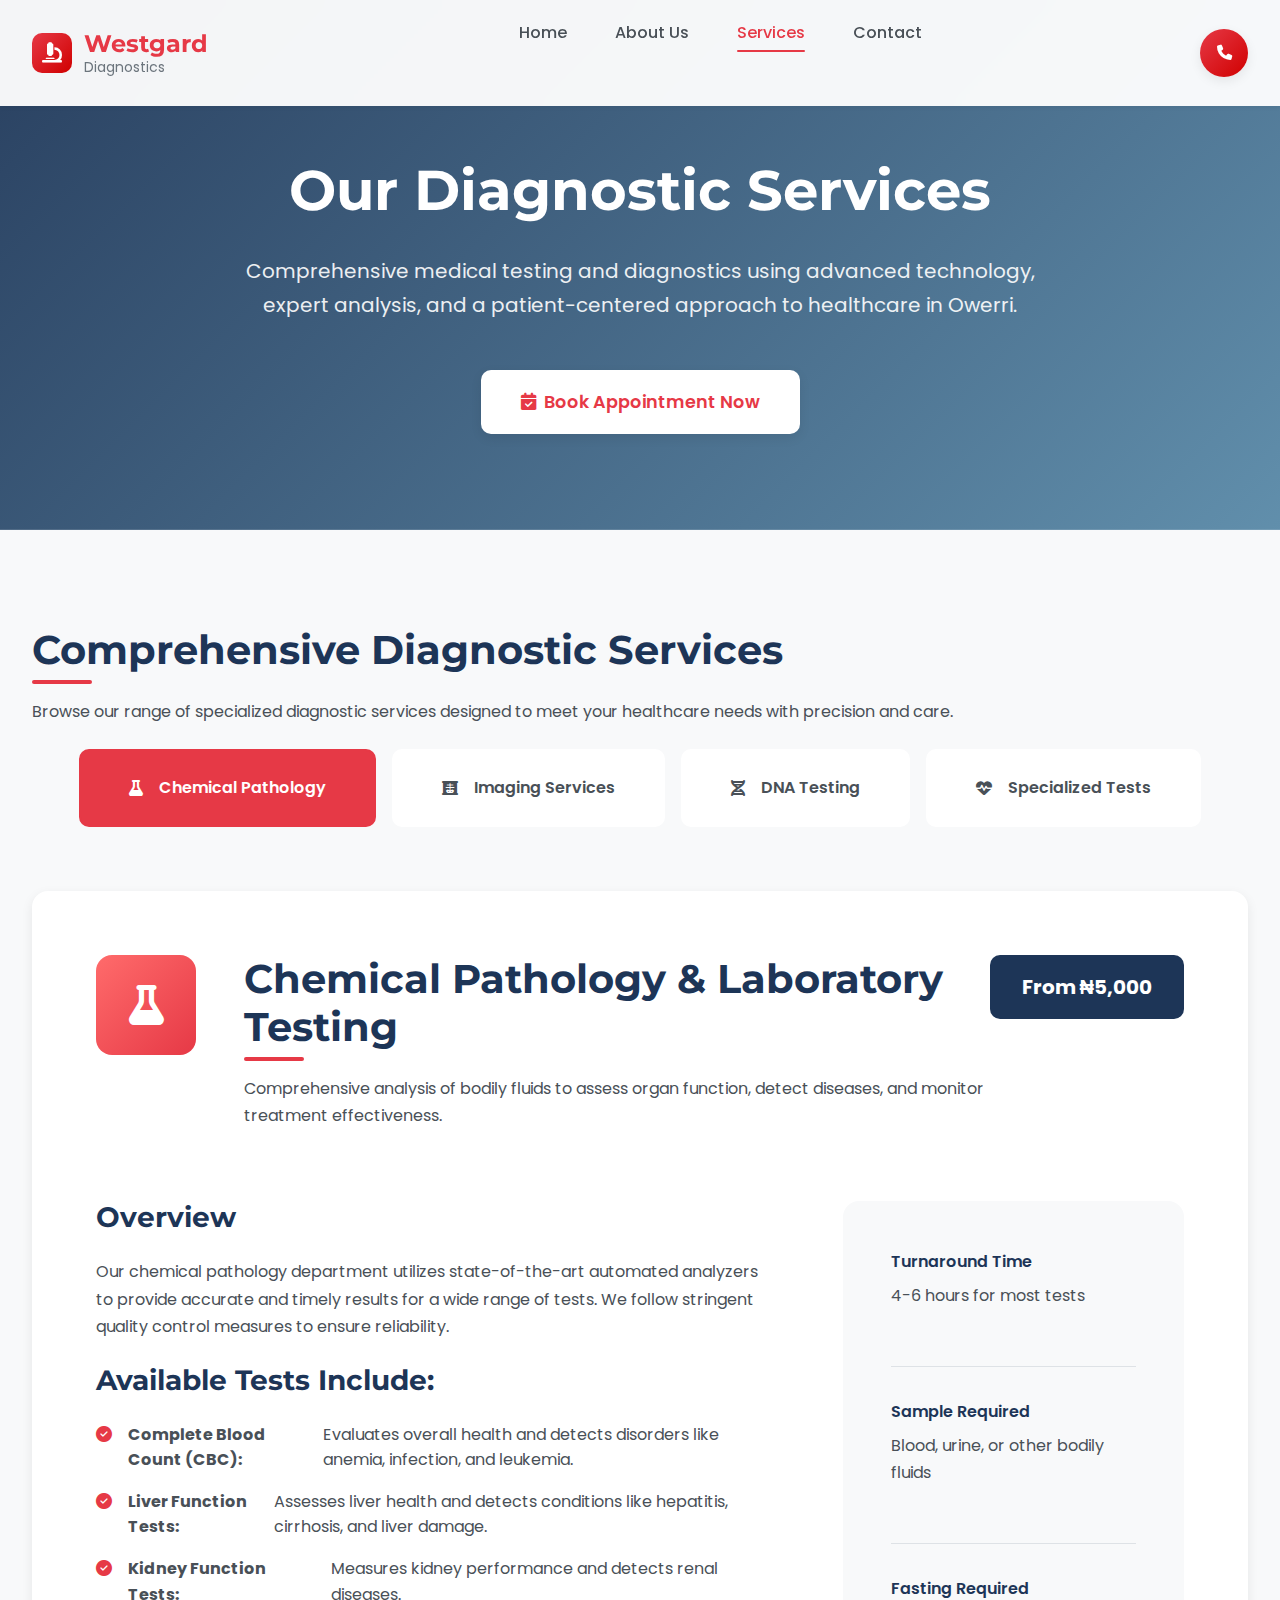
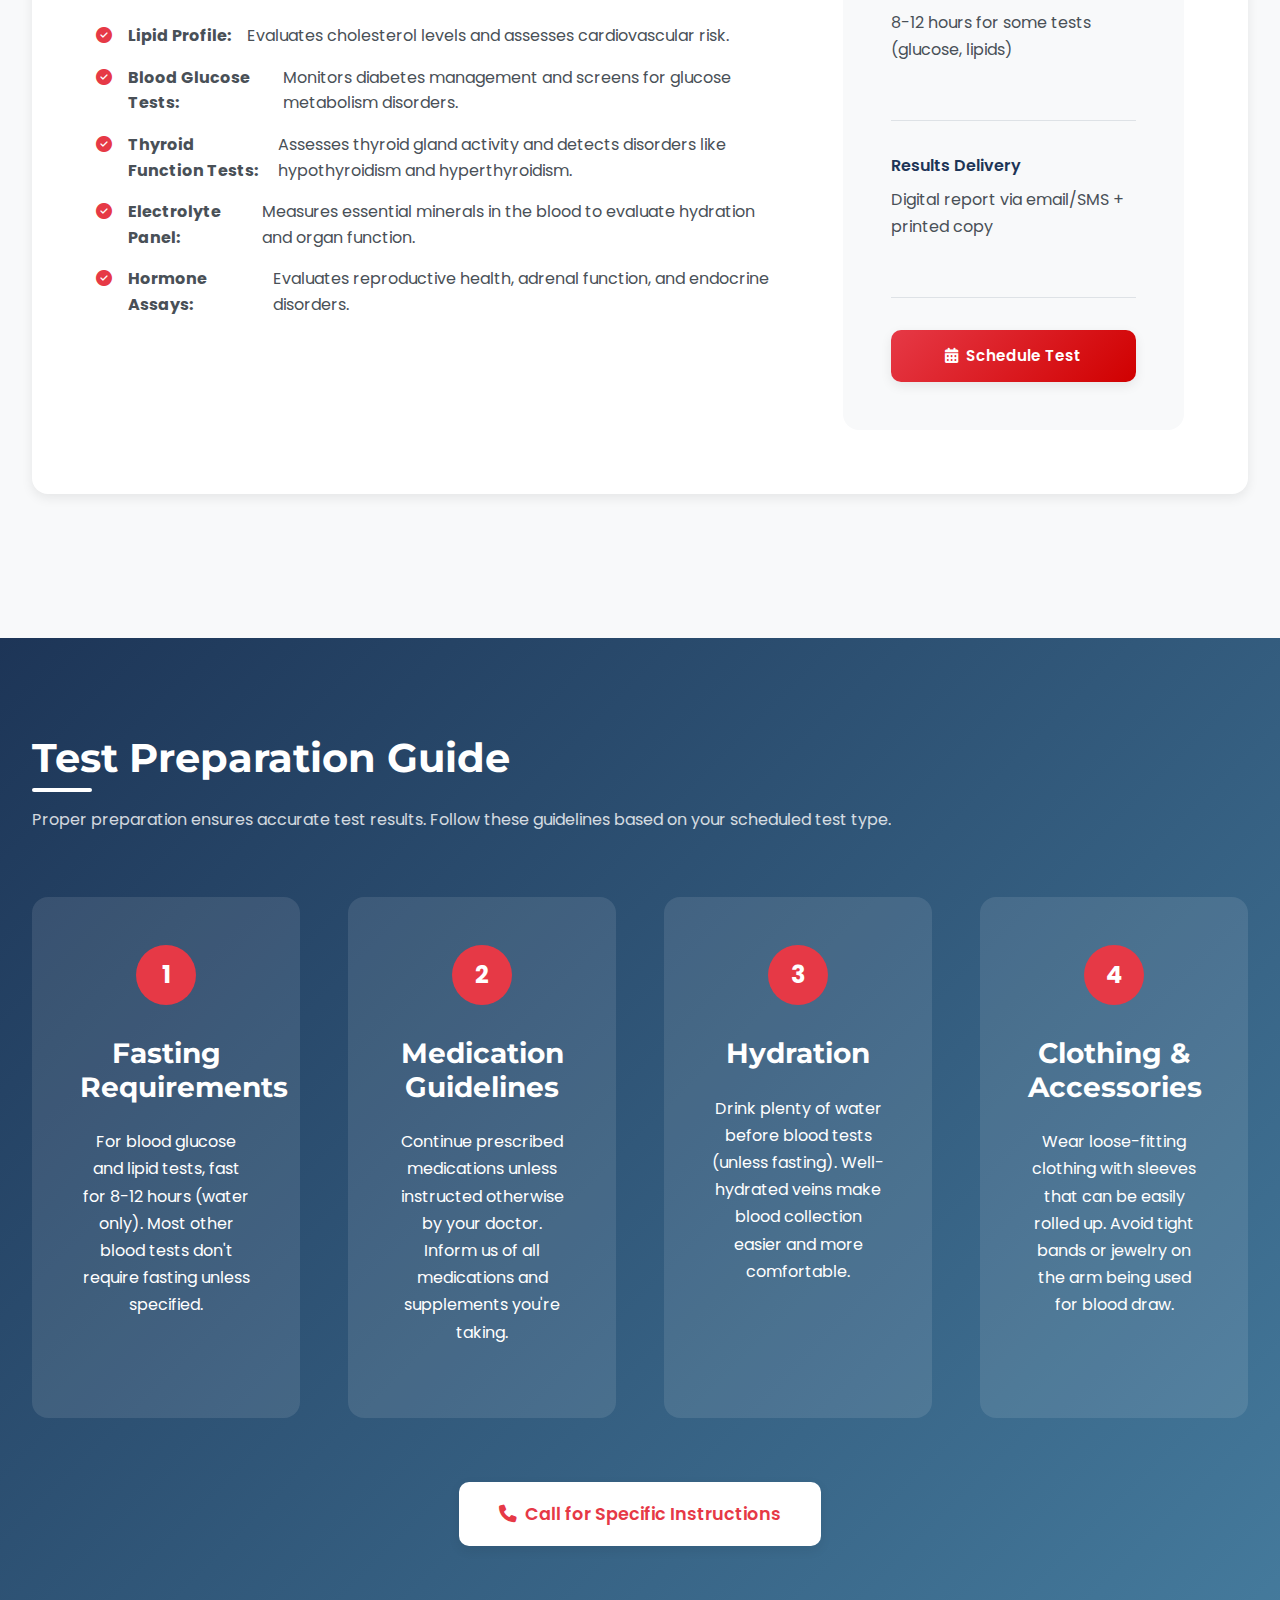
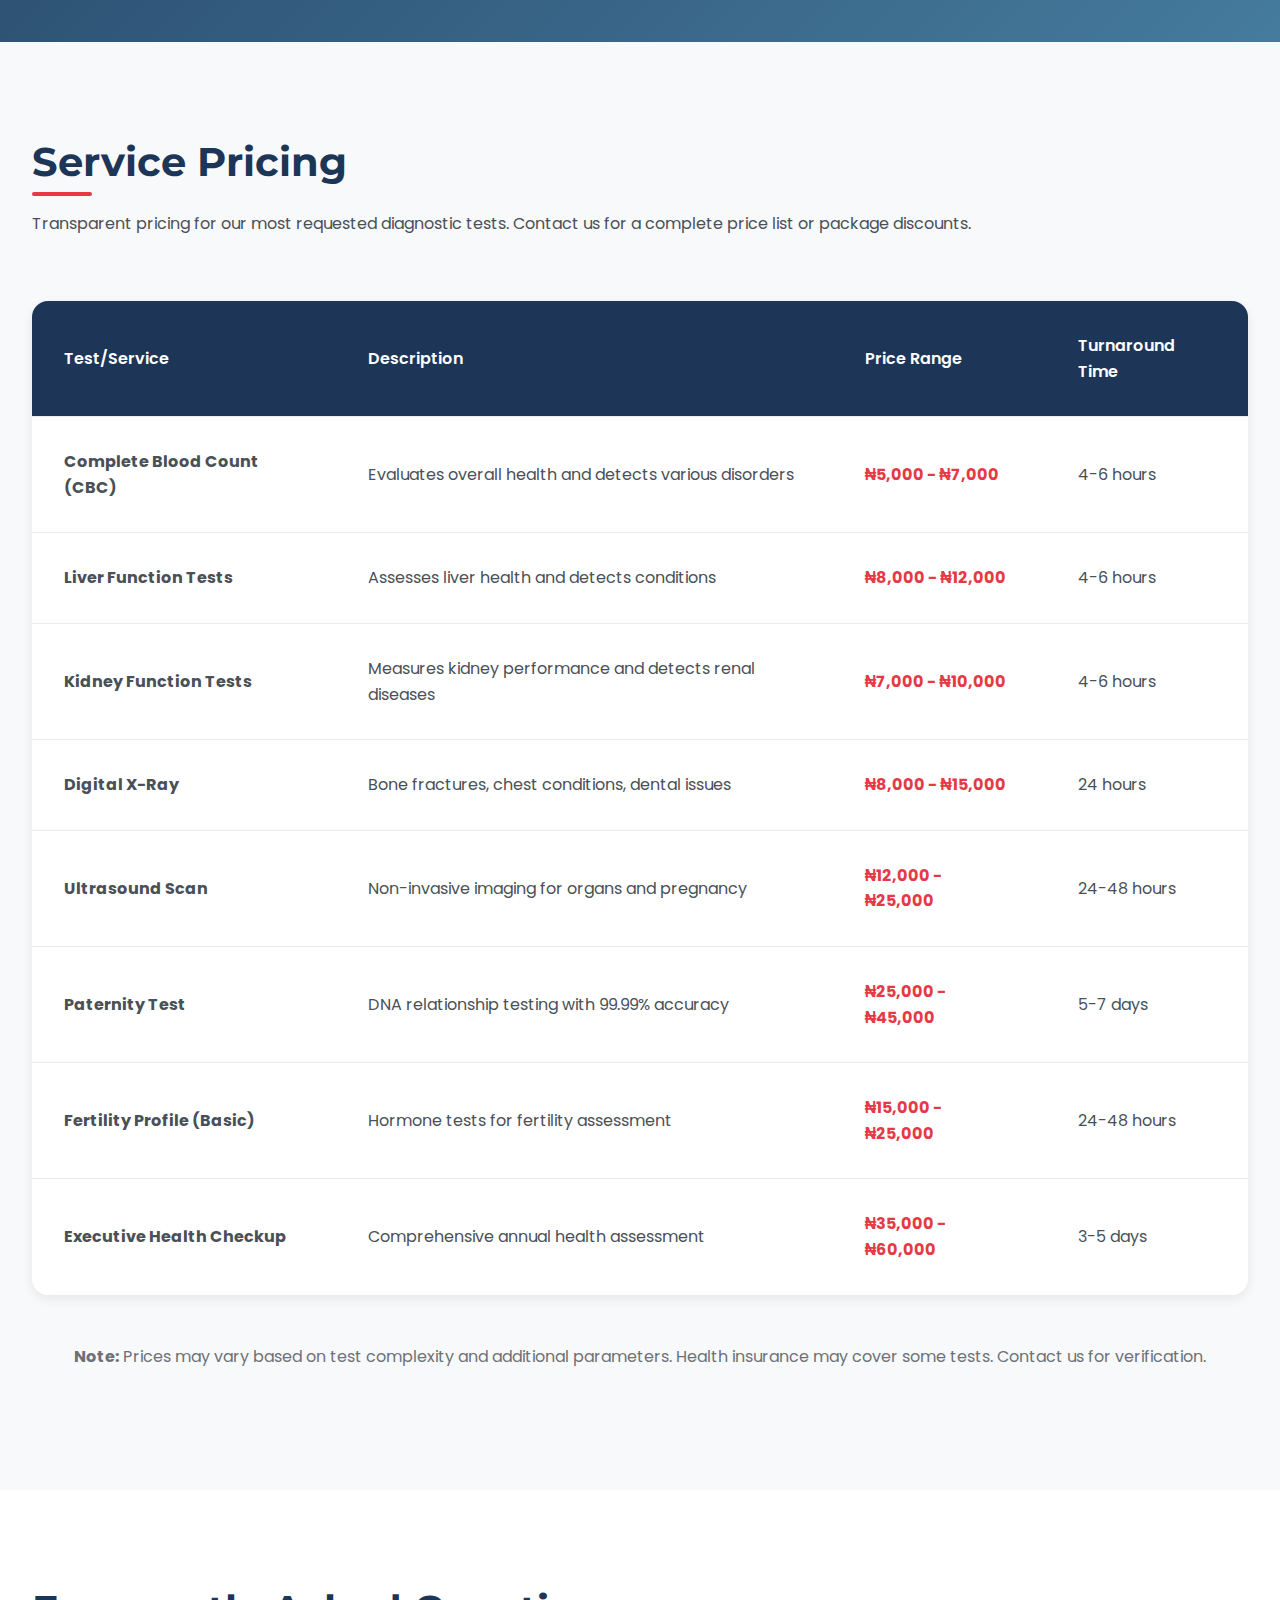
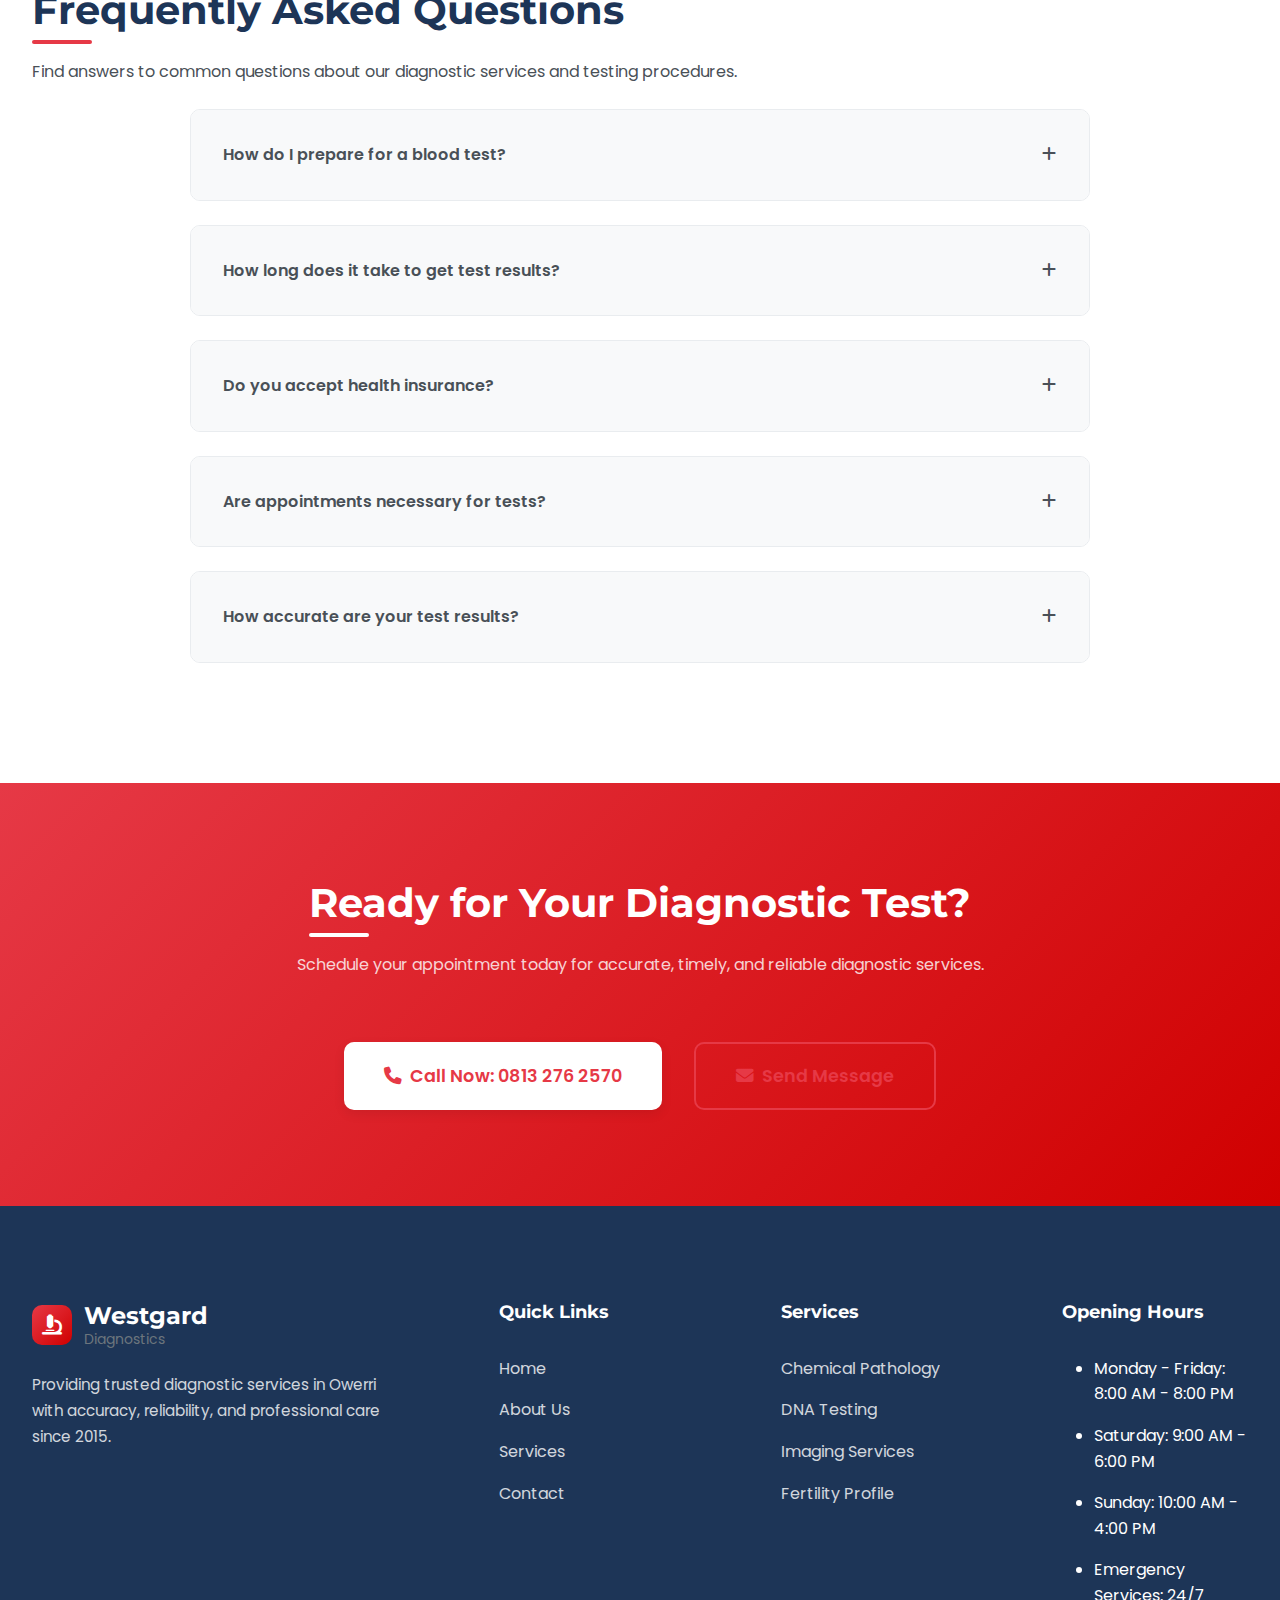
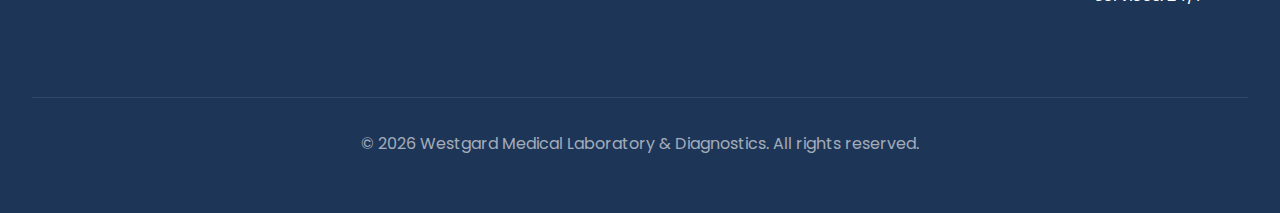
<file: services.html>
<!DOCTYPE html>
<html lang="en">

<head>
    <meta charset="UTF-8">
    <meta name="viewport" content="width=device-width, initial-scale=1.0">
    <title>Our Services | Westgard Diagnostics - Modern Medical Laboratory & Diagnostics</title>
    <link rel="stylesheet" href="https://cdnjs.cloudflare.com/ajax/libs/font-awesome/6.4.0/css/all.min.css">
    <link rel="preconnect" href="https://fonts.googleapis.com">
    <link rel="preconnect" href="https://fonts.gstatic.com" crossorigin>
    <link
        href="https://fonts.googleapis.com/css2?family=Poppins:wght@300;400;500;600;700&family=Montserrat:wght@400;500;600;700&display=swap"
        rel="stylesheet">

    <style>
        /* MODERN DESIGN SYSTEM - Same as main page */
        :root {
            /* Color Palette */
            --primary: #e63946;
            --primary-dark: #d00000;
            --primary-light: #ff6b6b;
            --secondary: #1d3557;
            --accent: #457b9d;
            --light: #f1faee;
            --dark: #2d3748;
            --gray-100: #f8f9fa;
            --gray-200: #e9ecef;
            --gray-300: #dee2e6;
            --gray-400: #ced4da;
            --gray-500: #adb5bd;
            --gray-600: #6c757d;
            --gray-700: #495057;
            --gray-800: #343a40;
            --white: #ffffff;
            --black: #000000;

            /* Shadows */
            --shadow-sm: 0 2px 4px rgba(0, 0, 0, 0.05);
            --shadow: 0 4px 12px rgba(0, 0, 0, 0.08);
            --shadow-md: 0 6px 20px rgba(0, 0, 0, 0.12);
            --shadow-lg: 0 10px 30px rgba(0, 0, 0, 0.15);
            --shadow-xl: 0 15px 40px rgba(0, 0, 0, 0.2);

            /* Transitions */
            --transition-fast: 0.2s ease;
            --transition: 0.3s cubic-bezier(0.4, 0, 0.2, 1);
            --transition-slow: 0.5s cubic-bezier(0.4, 0, 0.2, 1);

            /* Borders */
            --radius-sm: 6px;
            --radius: 10px;
            --radius-lg: 16px;
            --radius-xl: 24px;
            --radius-full: 9999px;

            /* Spacing */
            --space-xs: 0.5rem;
            --space-sm: 1rem;
            --space-md: 1.5rem;
            --space-lg: 2rem;
            --space-xl: 3rem;
            --space-2xl: 4rem;
            --space-3xl: 6rem;

            /* Typography */
            --font-primary: 'Poppins', sans-serif;
            --font-secondary: 'Montserrat', sans-serif;
        }

        /* RESET & BASE STYLES */
        * {
            margin: 0;
            padding: 0;
            box-sizing: border-box;
        }

        html {
            scroll-behavior: smooth;
            font-size: 16px;
        }

        body {
            font-family: var(--font-primary);
            line-height: 1.6;
            color: var(--gray-700);
            background-color: var(--white);
            overflow-x: hidden;
            -webkit-font-smoothing: antialiased;
            -moz-osx-font-smoothing: grayscale;
        }

        h1,
        h2,
        h3,
        h4,
        h5,
        h6 {
            font-family: var(--font-secondary);
            font-weight: 700;
            line-height: 1.2;
            margin-bottom: var(--space-md);
            color: var(--secondary);
        }

        h1 {
            font-size: 3.5rem;
            line-height: 1.1;
        }

        h2 {
            font-size: 2.5rem;
            position: relative;
            display: inline-block;
        }

        h2::after {
            content: '';
            position: absolute;
            left: 0;
            bottom: -10px;
            width: 60px;
            height: 4px;
            background: var(--primary);
            border-radius: var(--radius-full);
        }

        h3 {
            font-size: 1.75rem;
        }

        h4 {
            font-size: 1.25rem;
        }

        p {
            margin-bottom: var(--space-md);
            font-size: 1rem;
            line-height: 1.7;
        }

        a {
            color: inherit;
            text-decoration: none;
            transition: var(--transition);
        }

        ul,
        ol {
            margin-bottom: var(--space-md);
            padding-left: var(--space-lg);
        }

        li {
            margin-bottom: var(--space-sm);
        }

        img {
            max-width: 100%;
            height: auto;
            display: block;
        }

        /* CONTAINER */
        .container {
            width: 100%;
            max-width: 1280px;
            margin: 0 auto;
            padding: 0 var(--space-lg);
        }

        /* SECTIONS */
        section {
            padding: var(--space-3xl) 0;
        }

        /* BUTTONS */
        .btn {
            display: inline-flex;
            align-items: center;
            justify-content: center;
            padding: 0.875rem 2rem;
            border-radius: var(--radius);
            font-weight: 600;
            font-size: 0.95rem;
            cursor: pointer;
            transition: var(--transition);
            border: none;
            outline: none;
            font-family: var(--font-primary);
            gap: 0.5rem;
            text-align: center;
        }

        .btn-primary {
            background: linear-gradient(135deg, var(--primary), var(--primary-dark));
            color: var(--white);
            box-shadow: var(--shadow);
        }

        .btn-primary:hover {
            transform: translateY(-3px);
            box-shadow: var(--shadow-lg);
            background: linear-gradient(135deg, var(--primary-light), var(--primary));
        }

        .btn-secondary {
            background: transparent;
            color: var(--primary);
            border: 2px solid var(--primary);
        }

        .btn-secondary:hover {
            background: var(--primary);
            color: var(--white);
            transform: translateY(-3px);
        }

        .btn-white {
            background: var(--white);
            color: var(--primary);
            box-shadow: var(--shadow);
        }

        .btn-white:hover {
            background: var(--gray-100);
            transform: translateY(-3px);
            box-shadow: var(--shadow-lg);
        }

        .btn-large {
            padding: 1.125rem 2.5rem;
            font-size: 1.1rem;
        }

        .btn-icon {
            padding: 0.75rem;
            width: 48px;
            height: 48px;
            border-radius: var(--radius-full);
        }

        /* HEADER */
        header {
            position: fixed;
            top: 0;
            left: 0;
            width: 100%;
            background: rgba(255, 255, 255, 0.95);
            backdrop-filter: blur(10px);
            box-shadow: var(--shadow-sm);
            z-index: 1000;
            transition: var(--transition);
        }

        .header-container {
            display: flex;
            justify-content: space-between;
            align-items: center;
            padding: 1.25rem var(--space-lg);
        }

        .logo {
            display: flex;
            align-items: center;
            gap: 0.75rem;
            font-family: var(--font-secondary);
            font-weight: 700;
            font-size: 1.5rem;
            color: var(--primary);
        }

        .logo-icon {
            width: 40px;
            height: 40px;
            background: linear-gradient(135deg, var(--primary), var(--primary-dark));
            border-radius: var(--radius);
            display: flex;
            align-items: center;
            justify-content: center;
            color: var(--white);
            font-size: 1.25rem;
        }

        .logo-text {
            display: flex;
            flex-direction: column;
            line-height: 1.2;
        }

        .logo-text span {
            font-size: 0.875rem;
            color: var(--gray-600);
            font-weight: 400;
            font-family: var(--font-primary);
        }

        .nav-links {
            display: flex;
            list-style: none;
            gap: var(--space-xl);
        }

        .nav-links a {
            font-weight: 500;
            position: relative;
            padding: 0.5rem 0;
        }

        .nav-links a::after {
            content: '';
            position: absolute;
            bottom: 0;
            left: 0;
            width: 0;
            height: 2px;
            background: var(--primary);
            transition: var(--transition);
            border-radius: var(--radius-full);
        }

        .nav-links a:hover::after,
        .nav-links a.active::after {
            width: 100%;
        }

        .nav-links a.active {
            color: var(--primary);
        }

        .header-actions {
            display: flex;
            align-items: center;
            gap: var(--space-md);
        }

        .mobile-menu-btn {
            display: none;
            background: none;
            border: none;
            font-size: 1.5rem;
            color: var(--primary);
            cursor: pointer;
            width: 44px;
            height: 44px;
            border-radius: var(--radius);
            align-items: center;
            justify-content: center;
            transition: var(--transition);
        }

        .mobile-menu-btn:hover {
            background: var(--gray-100);
        }

        /* SERVICES HERO */
        .services-hero {
            position: relative;
            padding-top: 160px;
            padding-bottom: var(--space-3xl);
            background: linear-gradient(135deg, rgba(29, 53, 87, 0.95), rgba(69, 123, 157, 0.85)),
                url('https://images.unsplash.com/photo-1582719508461-905c673771fd?ixlib=rb-4.0.3&auto=format&fit=crop&w=1770&q=80');
            background-size: cover;
            background-position: center;
            color: var(--white);
            text-align: center;
        }

        .services-hero h1 {
            color: var(--white);
            margin-bottom: var(--space-lg);
        }

        .services-hero p {
            font-size: 1.25rem;
            max-width: 800px;
            margin: 0 auto var(--space-xl);
            opacity: 0.9;
        }

        /* SERVICES CATEGORIES */
        .services-categories {
            background: var(--gray-100);
        }

        .category-tabs {
            display: flex;
            justify-content: center;
            flex-wrap: wrap;
            gap: var(--space-sm);
            margin-bottom: var(--space-2xl);
        }

        .category-tab {
            padding: var(--space-md) var(--space-xl);
            background: var(--white);
            border-radius: var(--radius);
            font-weight: 600;
            cursor: pointer;
            transition: var(--transition);
            border: 2px solid transparent;
            display: flex;
            align-items: center;
            gap: var(--space-sm);
        }

        .category-tab:hover {
            transform: translateY(-3px);
            box-shadow: var(--shadow);
        }

        .category-tab.active {
            background: var(--primary);
            color: var(--white);
            border-color: var(--primary);
        }

        .category-content {
            display: none;
        }

        .category-content.active {
            display: block;
            animation: fadeIn 0.5s ease;
        }

        @keyframes fadeIn {
            from {
                opacity: 0;
                transform: translateY(20px);
            }

            to {
                opacity: 1;
                transform: translateY(0);
            }
        }

        /* SERVICE DETAIL */
        .service-detail {
            padding: var(--space-2xl);
            background: var(--white);
            border-radius: var(--radius-lg);
            box-shadow: var(--shadow);
            margin-bottom: var(--space-xl);
        }

        .service-header {
            display: flex;
            justify-content: space-between;
            align-items: flex-start;
            margin-bottom: var(--space-xl);
        }

        .service-icon-large {
            width: 100px;
            height: 100px;
            background: linear-gradient(135deg, var(--primary-light), var(--primary));
            border-radius: var(--radius-lg);
            display: flex;
            align-items: center;
            justify-content: center;
            color: var(--white);
            font-size: 2.5rem;
            flex-shrink: 0;
            margin-right: var(--space-xl);
        }

        .service-title-container {
            flex-grow: 1;
        }

        .service-price-tag {
            background: var(--secondary);
            color: var(--white);
            padding: var(--space-sm) var(--space-lg);
            border-radius: var(--radius);
            font-weight: 700;
            font-size: 1.25rem;
            flex-shrink: 0;
        }

        .service-body {
            display: grid;
            grid-template-columns: 2fr 1fr;
            gap: var(--space-2xl);
        }

        .service-description h3 {
            color: var(--secondary);
            margin-bottom: var(--space-md);
        }

        .service-description ul {
            list-style: none;
            padding-left: 0;
        }

        .service-description li {
            display: flex;
            align-items: flex-start;
            gap: var(--space-sm);
            margin-bottom: var(--space-sm);
        }

        .service-description li i {
            color: var(--primary);
            margin-top: 4px;
        }

        .service-info-card {
            background: var(--gray-100);
            border-radius: var(--radius-lg);
            padding: var(--space-xl);
            height: fit-content;
        }

        .info-item {
            margin-bottom: var(--space-lg);
            padding-bottom: var(--space-lg);
            border-bottom: 1px solid var(--gray-300);
        }

        .info-item:last-child {
            margin-bottom: 0;
            border-bottom: none;
            padding-bottom: 0;
        }

        .info-label {
            font-weight: 600;
            color: var(--secondary);
            margin-bottom: var(--space-xs);
        }

        /* PREPARATION GUIDE */
        .preparation-guide {
            background: linear-gradient(135deg, var(--secondary), var(--accent));
            color: var(--white);
        }

        .preparation-guide h2,
        .preparation-guide h3 {
            color: var(--white);
        }

        .preparation-guide h2::after {
            background: var(--white);
        }

        .guide-steps {
            display: grid;
            grid-template-columns: repeat(auto-fit, minmax(250px, 1fr));
            gap: var(--space-xl);
            margin-top: var(--space-2xl);
        }

        .guide-step {
            background: rgba(255, 255, 255, 0.1);
            padding: var(--space-xl);
            border-radius: var(--radius-lg);
            text-align: center;
            transition: var(--transition);
        }

        .guide-step:hover {
            background: rgba(255, 255, 255, 0.15);
            transform: translateY(-5px);
        }

        .step-number {
            width: 60px;
            height: 60px;
            background: var(--primary);
            color: var(--white);
            border-radius: var(--radius-full);
            display: flex;
            align-items: center;
            justify-content: center;
            font-size: 1.5rem;
            font-weight: 700;
            margin: 0 auto var(--space-lg);
        }

        /* PRICING TABLE */
        .pricing-section {
            background: var(--gray-100);
        }

        .pricing-table {
            overflow-x: auto;
            margin-top: var(--space-2xl);
            background: var(--white);
            border-radius: var(--radius-lg);
            box-shadow: var(--shadow);
        }

        .pricing-table table {
            width: 100%;
            border-collapse: collapse;
            min-width: 800px;
        }

        .pricing-table th,
        .pricing-table td {
            padding: var(--space-lg);
            text-align: left;
            border-bottom: 1px solid var(--gray-200);
        }

        .pricing-table th {
            background: var(--secondary);
            color: var(--white);
            font-weight: 600;
        }

        .pricing-table tr:last-child td {
            border-bottom: none;
        }

        .pricing-table tr:hover {
            background: var(--gray-100);
        }

        .price-tag {
            font-weight: 700;
            color: var(--primary);
        }

        /* FAQ SECTION */
        .faq-section {
            background: var(--white);
        }

        .faq-container {
            max-width: 900px;
            margin: 0 auto;
        }

        .faq-item {
            margin-bottom: var(--space-md);
            border: 1px solid var(--gray-200);
            border-radius: var(--radius);
            overflow: hidden;
        }

        .faq-question {
            padding: var(--space-lg);
            background: var(--gray-100);
            font-weight: 600;
            cursor: pointer;
            display: flex;
            justify-content: space-between;
            align-items: center;
            transition: var(--transition);
        }

        .faq-question:hover {
            background: var(--gray-200);
        }

        .faq-question.active {
            background: var(--primary);
            color: var(--white);
        }

        .faq-answer {
            padding: 0 var(--space-lg);
            max-height: 0;
            overflow: hidden;
            transition: var(--transition-slow);
        }

        .faq-answer.active {
            padding: var(--space-lg);
            max-height: 500px;
        }

        .faq-toggle {
            transition: var(--transition);
        }

        .faq-question.active .faq-toggle {
            transform: rotate(45deg);
        }

        /* CTA SECTION */
        .cta-section {
            background: linear-gradient(135deg, var(--primary), var(--primary-dark));
            color: var(--white);
            text-align: center;
        }

        .cta-section h2 {
            color: var(--white);
        }

        .cta-section h2::after {
            background: var(--white);
        }

        .cta-buttons {
            display: flex;
            justify-content: center;
            gap: var(--space-lg);
            margin-top: var(--space-2xl);
            flex-wrap: wrap;
        }

        /* FOOTER */
        footer {
            background: var(--secondary);
            color: var(--white);
            padding: var(--space-3xl) 0 var(--space-lg);
        }

        .footer-container {
            display: grid;
            grid-template-columns: 2fr 1fr 1fr 1fr;
            gap: var(--space-3xl);
            margin-bottom: var(--space-2xl);
        }

        .footer-logo {
            display: flex;
            flex-direction: column;
            gap: var(--space-md);
        }

        .footer-logo .logo {
            color: var(--white);
        }

        .footer-tagline {
            opacity: 0.8;
            font-size: 0.95rem;
        }

        .footer-links h3,
        .footer-hours h3 {
            color: var(--white);
            font-size: 1.125rem;
            margin-bottom: var(--space-lg);
        }

        .footer-links ul {
            list-style: none;
            padding: 0;
        }

        .footer-links li {
            margin-bottom: var(--space-sm);
        }

        .footer-links a {
            opacity: 0.8;
            transition: var(--transition);
        }

        .footer-links a:hover {
            opacity: 1;
            color: var(--primary-light);
            padding-left: 5px;
        }

        .footer-bottom {
            text-align: center;
            padding-top: var(--space-lg);
            border-top: 1px solid rgba(255, 255, 255, 0.1);
            color: rgba(255, 255, 255, 0.6);
            font-size: 0.875rem;
        }

        /* RESPONSIVE DESIGN */
        @media (max-width: 1024px) {
            h1 {
                font-size: 3rem;
            }

            h2 {
                font-size: 2.25rem;
            }

            .service-body {
                grid-template-columns: 1fr;
            }

            .footer-container {
                grid-template-columns: 1fr 1fr;
                gap: var(--space-2xl);
            }
        }

        @media (max-width: 768px) {
            section {
                padding: var(--space-2xl) 0;
            }

            h1 {
                font-size: 2.5rem;
            }

            h2 {
                font-size: 2rem;
            }

            .nav-links {
                position: fixed;
                top: 80px;
                left: 0;
                width: 100%;
                background: var(--white);
                flex-direction: column;
                padding: var(--space-xl);
                box-shadow: var(--shadow-lg);
                transform: translateY(-100%);
                opacity: 0;
                visibility: hidden;
                transition: var(--transition);
                z-index: 999;
            }

            .nav-links.active {
                transform: translateY(0);
                opacity: 1;
                visibility: visible;
            }

            .mobile-menu-btn {
                display: flex;
            }

            .service-header {
                flex-direction: column;
                gap: var(--space-lg);
            }

            .service-icon-large {
                margin-right: 0;
            }

            .cta-buttons {
                flex-direction: column;
                align-items: center;
            }

            .footer-container {
                grid-template-columns: 1fr;
            }
        }

        @media (max-width: 480px) {
            h1 {
                font-size: 2rem;
            }

            h2 {
                font-size: 1.75rem;
            }

            .container {
                padding: 0 var(--space-md);
            }

            .category-tab {
                width: 100%;
                justify-content: center;
            }
        }

        /* UTILITY CLASSES */
        .text-center {
            text-align: center;
        }

        .mb-0 {
            margin-bottom: 0;
        }

        .mt-0 {
            margin-top: 0;
        }

        .opacity-80 {
            opacity: 0.8;
        }
    </style>
</head>

<body>
    <!-- Header -->
    <header>
        <div class="container header-container">
            <a href="index.html" class="logo">
                <div class="logo-icon">
                    <i class="fas fa-microscope"></i>
                </div>
                <div class="logo-text">
                    Westgard <span>Diagnostics</span>
                </div>
            </a>

            <nav>
                <ul class="nav-links" id="navLinks">
                    <li><a href="index.html">Home</a></li>
                    <li><a href="about.html">About Us</a></li>
                    <li><a href="services.html" class="active">Services</a></li>
                    <li><a href="contact.html">Contact</a></li>
                </ul>
            </nav>

            <div class="header-actions">
                <a href="tel:08132762570" class="btn btn-primary btn-icon">
                    <i class="fas fa-phone"></i>
                </a>
                <button class="mobile-menu-btn" id="mobileMenuBtn">
                    <i class="fas fa-bars"></i>
                </button>
            </div>
        </div>
    </header>

    <!-- Services Hero -->
    <section class="services-hero">
        <div class="container">
            <h1>Our Diagnostic Services</h1>
            <p class="opacity-80">Comprehensive medical testing and diagnostics using advanced technology, expert
                analysis, and a patient-centered approach to healthcare in Owerri.</p>
            <a href="#contact" class="btn btn-white btn-large">
                <i class="fas fa-calendar-check"></i> Book Appointment Now
            </a>
        </div>
    </section>

    <!-- Services Categories -->
    <section class="services-categories">
        <div class="container">
            <div class="section-header">
                <h2>Comprehensive Diagnostic Services</h2>
                <p>Browse our range of specialized diagnostic services designed to meet your healthcare needs with
                    precision and care.</p>
            </div>

            <div class="category-tabs">
                <div class="category-tab active" data-category="pathology">
                    <i class="fas fa-flask"></i> Chemical Pathology
                </div>
                <div class="category-tab" data-category="imaging">
                    <i class="fas fa-x-ray"></i> Imaging Services
                </div>
                <div class="category-tab" data-category="dna">
                    <i class="fas fa-dna"></i> DNA Testing
                </div>
                <div class="category-tab" data-category="specialized">
                    <i class="fas fa-heartbeat"></i> Specialized Tests
                </div>
            </div>

            <!-- Chemical Pathology Category -->
            <div class="category-content active" id="pathology">
                <div class="service-detail">
                    <div class="service-header">
                        <div class="service-icon-large">
                            <i class="fas fa-flask"></i>
                        </div>
                        <div class="service-title-container">
                            <h2>Chemical Pathology & Laboratory Testing</h2>
                            <p>Comprehensive analysis of bodily fluids to assess organ function, detect diseases, and
                                monitor treatment effectiveness.</p>
                        </div>
                        <div class="service-price-tag">From ₦5,000</div>
                    </div>

                    <div class="service-body">
                        <div class="service-description">
                            <h3>Overview</h3>
                            <p>Our chemical pathology department utilizes state-of-the-art automated analyzers to
                                provide accurate and timely results for a wide range of tests. We follow stringent
                                quality control measures to ensure reliability.</p>

                            <h3>Available Tests Include:</h3>
                            <ul>
                                <li><i class="fas fa-check-circle"></i> <strong>Complete Blood Count (CBC):</strong>
                                    Evaluates overall health and detects disorders like anemia, infection, and leukemia.
                                </li>
                                <li><i class="fas fa-check-circle"></i> <strong>Liver Function Tests:</strong> Assesses
                                    liver health and detects conditions like hepatitis, cirrhosis, and liver damage.
                                </li>
                                <li><i class="fas fa-check-circle"></i> <strong>Kidney Function Tests:</strong> Measures
                                    kidney performance and detects renal diseases.</li>
                                <li><i class="fas fa-check-circle"></i> <strong>Lipid Profile:</strong> Evaluates
                                    cholesterol levels and assesses cardiovascular risk.</li>
                                <li><i class="fas fa-check-circle"></i> <strong>Blood Glucose Tests:</strong> Monitors
                                    diabetes management and screens for glucose metabolism disorders.</li>
                                <li><i class="fas fa-check-circle"></i> <strong>Thyroid Function Tests:</strong>
                                    Assesses thyroid gland activity and detects disorders like hypothyroidism and
                                    hyperthyroidism.</li>
                                <li><i class="fas fa-check-circle"></i> <strong>Electrolyte Panel:</strong> Measures
                                    essential minerals in the blood to evaluate hydration and organ function.</li>
                                <li><i class="fas fa-check-circle"></i> <strong>Hormone Assays:</strong> Evaluates
                                    reproductive health, adrenal function, and endocrine disorders.</li>
                            </ul>
                        </div>

                        <div class="service-info-card">
                            <div class="info-item">
                                <div class="info-label">Turnaround Time</div>
                                <p>4-6 hours for most tests</p>
                            </div>
                            <div class="info-item">
                                <div class="info-label">Sample Required</div>
                                <p>Blood, urine, or other bodily fluids</p>
                            </div>
                            <div class="info-item">
                                <div class="info-label">Fasting Required</div>
                                <p>8-12 hours for some tests (glucose, lipids)</p>
                            </div>
                            <div class="info-item">
                                <div class="info-label">Results Delivery</div>
                                <p>Digital report via email/SMS + printed copy</p>
                            </div>
                            <a href="#contact" class="btn btn-primary" style="width: 100%;">
                                <i class="fas fa-calendar-alt"></i> Schedule Test
                            </a>
                        </div>
                    </div>
                </div>
            </div>

            <!-- Imaging Services Category -->
            <div class="category-content" id="imaging">
                <div class="service-detail">
                    <div class="service-header">
                        <div class="service-icon-large">
                            <i class="fas fa-x-ray"></i>
                        </div>
                        <div class="service-title-container">
                            <h2>Medical Imaging Services</h2>
                            <p>Advanced diagnostic imaging using state-of-the-art technology for accurate visualization
                                and diagnosis of internal conditions.</p>
                        </div>
                        <div class="service-price-tag">From ₦8,000</div>
                    </div>

                    <div class="service-body">
                        <div class="service-description">
                            <h3>Overview</h3>
                            <p>Our imaging department is equipped with the latest digital technology to provide
                                high-resolution images with minimal radiation exposure. All procedures are performed by
                                certified radiographers and interpreted by experienced radiologists.</p>

                            <h3>Available Imaging Services:</h3>
                            <ul>
                                <li><i class="fas fa-check-circle"></i> <strong>Digital X-Ray:</strong> For bone
                                    fractures, chest conditions, dental issues, and abdominal examinations.</li>
                                <li><i class="fas fa-check-circle"></i> <strong>Ultrasound Scans:</strong> Non-invasive
                                    imaging for pregnancy monitoring, abdominal organs, thyroid, breast, and
                                    musculoskeletal conditions.</li>
                                <li><i class="fas fa-check-circle"></i> <strong>Doppler Ultrasound:</strong> Evaluates
                                    blood flow in arteries and veins to detect clots, blockages, and vascular
                                    conditions.</li>
                                <li><i class="fas fa-check-circle"></i> <strong>CT Scan (Computed Tomography):</strong>
                                    Detailed cross-sectional imaging for trauma, cancer detection, internal bleeding,
                                    and complex fractures.</li>
                                <li><i class="fas fa-check-circle"></i> <strong>MRI (Magnetic Resonance
                                        Imaging):</strong> High-resolution imaging of soft tissues, brain, spinal cord,
                                    joints, and internal organs without radiation.</li>
                                <li><i class="fas fa-check-circle"></i> <strong>Echocardiography:</strong> Ultrasound of
                                    the heart to assess structure, function, and detect cardiovascular diseases.</li>
                                <li><i class="fas fa-check-circle"></i> <strong>Mammography:</strong> Specialized X-ray
                                    for breast cancer screening and diagnosis.</li>
                            </ul>
                        </div>

                        <div class="service-info-card">
                            <div class="info-item">
                                <div class="info-label">Appointment Needed</div>
                                <p>Required for CT, MRI, and Ultrasound</p>
                            </div>
                            <div class="info-item">
                                <div class="info-label">Preparation</div>
                                <p>Varies by test (fasting, contrast agents)</p>
                            </div>
                            <div class="info-item">
                                <div class="info-label">Report Time</div>
                                <p>24-48 hours for detailed interpretation</p>
                            </div>
                            <div class="info-item">
                                <div class="info-label">Results Delivery</div>
                                <p>Digital images + radiologist report on CD/USB</p>
                            </div>
                            <a href="#contact" class="btn btn-primary" style="width: 100%;">
                                <i class="fas fa-calendar-alt"></i> Schedule Imaging
                            </a>
                        </div>
                    </div>
                </div>
            </div>

            <!-- DNA Testing Category -->
            <div class="category-content" id="dna">
                <div class="service-detail">
                    <div class="service-header">
                        <div class="service-icon-large">
                            <i class="fas fa-dna"></i>
                        </div>
                        <div class="service-title-container">
                            <h2>DNA & Genetic Testing</h2>
                            <p>Advanced genetic analysis for paternity testing, ancestry, genetic disorders, and
                                personalized healthcare insights.</p>
                        </div>
                        <div class="service-price-tag">From ₦25,000</div>
                    </div>

                    <div class="service-body">
                        <div class="service-description">
                            <h3>Overview</h3>
                            <p>Our DNA laboratory uses cutting-edge PCR technology and genetic sequencing to provide
                                accurate, confidential, and legally admissible results. We maintain strict chain of
                                custody protocols for legal cases.</p>

                            <h3>DNA Testing Services:</h3>
                            <ul>
                                <li><i class="fas fa-check-circle"></i> <strong>Paternity Testing:</strong> Determines
                                    biological fatherhood with 99.99% accuracy for peace of mind or legal purposes.</li>
                                <li><i class="fas fa-check-circle"></i> <strong>Maternity Testing:</strong> Confirms
                                    biological relationship between mother and child.</li>
                                <li><i class="fas fa-check-circle"></i> <strong>Sibling Testing:</strong> Establishes
                                    biological relationship between siblings.</li>
                                <li><i class="fas fa-check-circle"></i> <strong>Ancestry & Ethnicity Testing:</strong>
                                    Traces genetic heritage and geographical origins.</li>
                                <li><i class="fas fa-check-circle"></i> <strong>Genetic Predisposition Testing:</strong>
                                    Identifies increased risk for hereditary conditions like cancer, cardiovascular
                                    diseases, and neurological disorders.</li>
                                <li><i class="fas fa-check-circle"></i> <strong>Carrier Screening:</strong> Tests for
                                    genetic mutations that could be passed to children (cystic fibrosis, sickle cell,
                                    etc.).</li>
                                <li><i class="fas fa-check-circle"></i> <strong>Pharmacogenetic Testing:</strong>
                                    Determines how genes affect response to medications for personalized treatment.</li>
                                <li><i class="fas fa-check-circle"></i> <strong>Forensic DNA Testing:</strong> For legal
                                    cases, immigration, and identification purposes.</li>
                            </ul>
                        </div>

                        <div class="service-info-card">
                            <div class="info-item">
                                <div class="info-label">Accuracy</div>
                                <p>99.99% for relationship tests</p>
                            </div>
                            <div class="info-item">
                                <div class="info-label">Sample Type</div>
                                <p>Buccal swab (cheek cells) or blood</p>
                            </div>
                            <div class="info-item">
                                <div class="info-label">Turnaround Time</div>
                                <p>5-7 working days</p>
                            </div>
                            <div class="info-item">
                                <div class="info-label">Confidentiality</div>
                                <p>Strict privacy protocols maintained</p>
                            </div>
                            <a href="#contact" class="btn btn-primary" style="width: 100%;">
                                <i class="fas fa-calendar-alt"></i> Schedule DNA Test
                            </a>
                        </div>
                    </div>
                </div>
            </div>

            <!-- Specialized Tests Category -->
            <div class="category-content" id="specialized">
                <div class="service-detail">
                    <div class="service-header">
                        <div class="service-icon-large">
                            <i class="fas fa-heartbeat"></i>
                        </div>
                        <div class="service-title-container">
                            <h2>Specialized Diagnostic Tests</h2>
                            <p>Advanced testing for specific health conditions, infectious diseases, fertility, and
                                comprehensive health screenings.</p>
                        </div>
                        <div class="service-price-tag">From ₦10,000</div>
                    </div>

                    <div class="service-body">
                        <div class="service-description">
                            <h3>Overview</h3>
                            <p>Our specialized testing department offers comprehensive panels and targeted tests for
                                specific health concerns, providing detailed insights for personalized healthcare
                                management.</p>

                            <h3>Specialized Testing Services:</h3>
                            <ul>
                                <li><i class="fas fa-check-circle"></i> <strong>Fertility Profile:</strong>
                                    Comprehensive testing for couples experiencing fertility challenges (hormone tests,
                                    semen analysis, ovulation tracking).</li>
                                <li><i class="fas fa-check-circle"></i> <strong>Infectious Disease Panel:</strong>
                                    Testing for HIV, hepatitis B & C, tuberculosis, malaria, typhoid, and other
                                    infectious agents.</li>
                                <li><i class="fas fa-check-circle"></i> <strong>Cancer Marker Tests:</strong> Screening
                                    for tumor markers associated with prostate, breast, ovarian, colon, and liver
                                    cancers.</li>
                                <li><i class="fas fa-check-circle"></i> <strong>Autoimmune Disease Testing:</strong>
                                    Diagnoses conditions like rheumatoid arthritis, lupus, celiac disease, and thyroid
                                    autoimmunity.</li>
                                <li><i class="fas fa-check-circle"></i> <strong>Allergy Testing:</strong> Identifies
                                    specific allergens causing respiratory, skin, or food allergies.</li>
                                <li><i class="fas fa-check-circle"></i> <strong>Cardiac Risk Panel:</strong>
                                    Comprehensive assessment of cardiovascular health including advanced lipid testing
                                    and inflammation markers.</li>
                                <li><i class="fas fa-check-circle"></i> <strong>Vitamin & Mineral Deficiency
                                        Tests:</strong> Evaluates levels of vitamins (D, B12, folate) and minerals
                                    (iron, calcium, magnesium).</li>
                                <li><i class="fas fa-check-circle"></i> <strong>Executive Health Checkup:</strong>
                                    Comprehensive annual health assessment for preventive healthcare.</li>
                            </ul>
                        </div>

                        <div class="service-info-card">
                            <div class="info-item">
                                <div class="info-label">Test Panels</div>
                                <p>Customizable based on health needs</p>
                            </div>
                            <div class="info-item">
                                <div class="info-label">Preparation</div>
                                <p>Specific instructions provided</p>
                            </div>
                            <div class="info-item">
                                <div class="info-label">Turnaround Time</div>
                                <p>Varies by test (24 hours to 1 week)</p>
                            </div>
                            <div class="info-item">
                                <div class="info-label">Consultation</div>
                                <p>Included with comprehensive panels</p>
                            </div>
                            <a href="#contact" class="btn btn-primary" style="width: 100%;">
                                <i class="fas fa-calendar-alt"></i> Schedule Specialized Test
                            </a>
                        </div>
                    </div>
                </div>
            </div>
        </div>
    </section>

    <!-- Preparation Guide -->
    <section class="preparation-guide">
        <div class="container">
            <div class="section-header">
                <h2>Test Preparation Guide</h2>
                <p class="opacity-80">Proper preparation ensures accurate test results. Follow these guidelines based on
                    your scheduled test type.</p>
            </div>

            <div class="guide-steps">
                <div class="guide-step">
                    <div class="step-number">1</div>
                    <h3>Fasting Requirements</h3>
                    <p>For blood glucose and lipid tests, fast for 8-12 hours (water only). Most other blood tests don't
                        require fasting unless specified.</p>
                </div>

                <div class="guide-step">
                    <div class="step-number">2</div>
                    <h3>Medication Guidelines</h3>
                    <p>Continue prescribed medications unless instructed otherwise by your doctor. Inform us of all
                        medications and supplements you're taking.</p>
                </div>

                <div class="guide-step">
                    <div class="step-number">3</div>
                    <h3>Hydration</h3>
                    <p>Drink plenty of water before blood tests (unless fasting). Well-hydrated veins make blood
                        collection easier and more comfortable.</p>
                </div>

                <div class="guide-step">
                    <div class="step-number">4</div>
                    <h3>Clothing & Accessories</h3>
                    <p>Wear loose-fitting clothing with sleeves that can be easily rolled up. Avoid tight bands or
                        jewelry on the arm being used for blood draw.</p>
                </div>
            </div>

            <div class="text-center" style="margin-top: var(--space-2xl);">
                <a href="tel:08132762570" class="btn btn-white btn-large">
                    <i class="fas fa-phone"></i> Call for Specific Instructions
                </a>
            </div>
        </div>
    </section>

    <!-- Pricing Table -->
    <section class="pricing-section">
        <div class="container">
            <div class="section-header">
                <h2>Service Pricing</h2>
                <p>Transparent pricing for our most requested diagnostic tests. Contact us for a complete price list or
                    package discounts.</p>
            </div>

            <div class="pricing-table">
                <table>
                    <thead>
                        <tr>
                            <th>Test/Service</th>
                            <th>Description</th>
                            <th>Price Range</th>
                            <th>Turnaround Time</th>
                        </tr>
                    </thead>
                    <tbody>
                        <tr>
                            <td><strong>Complete Blood Count (CBC)</strong></td>
                            <td>Evaluates overall health and detects various disorders</td>
                            <td class="price-tag">₦5,000 - ₦7,000</td>
                            <td>4-6 hours</td>
                        </tr>
                        <tr>
                            <td><strong>Liver Function Tests</strong></td>
                            <td>Assesses liver health and detects conditions</td>
                            <td class="price-tag">₦8,000 - ₦12,000</td>
                            <td>4-6 hours</td>
                        </tr>
                        <tr>
                            <td><strong>Kidney Function Tests</strong></td>
                            <td>Measures kidney performance and detects renal diseases</td>
                            <td class="price-tag">₦7,000 - ₦10,000</td>
                            <td>4-6 hours</td>
                        </tr>
                        <tr>
                            <td><strong>Digital X-Ray</strong></td>
                            <td>Bone fractures, chest conditions, dental issues</td>
                            <td class="price-tag">₦8,000 - ₦15,000</td>
                            <td>24 hours</td>
                        </tr>
                        <tr>
                            <td><strong>Ultrasound Scan</strong></td>
                            <td>Non-invasive imaging for organs and pregnancy</td>
                            <td class="price-tag">₦12,000 - ₦25,000</td>
                            <td>24-48 hours</td>
                        </tr>
                        <tr>
                            <td><strong>Paternity Test</strong></td>
                            <td>DNA relationship testing with 99.99% accuracy</td>
                            <td class="price-tag">₦25,000 - ₦45,000</td>
                            <td>5-7 days</td>
                        </tr>
                        <tr>
                            <td><strong>Fertility Profile (Basic)</strong></td>
                            <td>Hormone tests for fertility assessment</td>
                            <td class="price-tag">₦15,000 - ₦25,000</td>
                            <td>24-48 hours</td>
                        </tr>
                        <tr>
                            <td><strong>Executive Health Checkup</strong></td>
                            <td>Comprehensive annual health assessment</td>
                            <td class="price-tag">₦35,000 - ₦60,000</td>
                            <td>3-5 days</td>
                        </tr>
                    </tbody>
                </table>
            </div>

            <div class="text-center" style="margin-top: var(--space-xl);">
                <p class="opacity-80"><strong>Note:</strong> Prices may vary based on test complexity and additional
                    parameters. Health insurance may cover some tests. Contact us for verification.</p>
            </div>
        </div>
    </section>

    <!-- FAQ Section -->
    <section class="faq-section">
        <div class="container">
            <div class="section-header">
                <h2>Frequently Asked Questions</h2>
                <p>Find answers to common questions about our diagnostic services and testing procedures.</p>
            </div>

            <div class="faq-container">
                <div class="faq-item">
                    <div class="faq-question">
                        <span>How do I prepare for a blood test?</span>
                        <span class="faq-toggle"><i class="fas fa-plus"></i></span>
                    </div>
                    <div class="faq-answer">
                        <p>For most blood tests, no special preparation is needed. However, for fasting blood tests
                            (like glucose or lipid profile), you should not eat or drink anything except water for 8-12
                            hours before the test. Continue taking prescribed medications unless instructed otherwise by
                            your doctor. Drink plenty of water to stay hydrated, which makes blood collection easier.
                        </p>
                    </div>
                </div>

                <div class="faq-item">
                    <div class="faq-question">
                        <span>How long does it take to get test results?</span>
                        <span class="faq-toggle"><i class="fas fa-plus"></i></span>
                    </div>
                    <div class="faq-answer">
                        <p>Turnaround times vary by test type:
                        <ul>
                            <li><strong>Routine blood tests:</strong> 4-6 hours</li>
                            <li><strong>Basic imaging (X-ray):</strong> 24 hours</li>
                            <li><strong>Advanced imaging (Ultrasound, CT):</strong> 24-48 hours</li>
                            <li><strong>DNA tests:</strong> 5-7 working days</li>
                            <li><strong>Specialized tests:</strong> 24 hours to 1 week depending on complexity</li>
                        </ul>
                        Urgent tests can often be expedited. Results are delivered digitally via email/SMS and printed
                        copies are available for collection.</p>
                    </div>
                </div>

                <div class="faq-item">
                    <div class="faq-question">
                        <span>Do you accept health insurance?</span>
                        <span class="faq-toggle"><i class="fas fa-plus"></i></span>
                    </div>
                    <div class="faq-answer">
                        <p>Yes, we work with several major health insurance providers in Nigeria. Please contact our
                            billing department at 0813 276 2570 with your insurance information to verify coverage
                            before your visit. We also offer cash payment options and can provide detailed receipts for
                            insurance reimbursement claims.</p>
                    </div>
                </div>

                <div class="faq-item">
                    <div class="faq-question">
                        <span>Are appointments necessary for tests?</span>
                        <span class="faq-toggle"><i class="fas fa-plus"></i></span>
                    </div>
                    <div class="faq-answer">
                        <p>Walk-ins are welcome for most routine blood tests during operating hours. However,
                            appointments are required for:
                        <ul>
                            <li>Imaging services (Ultrasound, CT, MRI)</li>
                            <li>DNA testing</li>
                            <li>Comprehensive health checkups</li>
                            <li>Fertility testing</li>
                        </ul>
                        We recommend calling ahead to schedule appointments for these services to minimize wait times
                        and ensure proper preparation.</p>
                    </div>
                </div>

                <div class="faq-item">
                    <div class="faq-question">
                        <span>How accurate are your test results?</span>
                        <span class="faq-toggle"><i class="fas fa-plus"></i></span>
                    </div>
                    <div class="faq-answer">
                        <p>We maintain a 99.7% accuracy rate through:
                        <ul>
                            <li>State-of-the-art automated equipment with regular calibration</li>
                            <li>Stringent quality control protocols following international standards</li>
                            <li>Certified medical professionals performing and interpreting tests</li>
                            <li>Regular participation in external quality assurance programs</li>
                            <li>Double-checking critical results</li>
                        </ul>
                        Our laboratory is accredited and follows guidelines from relevant medical authorities to ensure
                        the highest standards of accuracy and reliability.</p>
                    </div>
                </div>
            </div>
        </div>
    </section>

    <!-- CTA Section -->
    <section class="cta-section" id="contact">
        <div class="container">
            <h2>Ready for Your Diagnostic Test?</h2>
            <p class="opacity-80">Schedule your appointment today for accurate, timely, and reliable diagnostic
                services.</p>

            <div class="cta-buttons">
                <a href="tel:08132762570" class="btn btn-white btn-large">
                    <i class="fas fa-phone"></i> Call Now: 0813 276 2570
                </a>
                <a href="contact.html" class="btn btn-secondary btn-large">
                    <i class="fas fa-envelope"></i> Send Message
                </a>
            </div>
        </div>
    </section>

    <!-- Footer -->
    <footer>
        <div class="container">
            <div class="footer-container">
                <div class="footer-logo">
                    <a href="index.html" class="logo">
                        <div class="logo-icon">
                            <i class="fas fa-microscope"></i>
                        </div>
                        <div class="logo-text">
                            Westgard <span>Diagnostics</span>
                        </div>
                    </a>
                    <p class="footer-tagline">Providing trusted diagnostic services in Owerri with accuracy,
                        reliability, and professional care since 2015.</p>
                </div>

                <div class="footer-links">
                    <h3>Quick Links</h3>
                    <ul>
                        <li><a href="index.html">Home</a></li>
                        <li><a href="about.html">About Us</a></li>
                        <li><a href="services.html">Services</a></li>
                        <li><a href="contact.html">Contact</a></li>
                    </ul>
                </div>

                <div class="footer-links">
                    <h3>Services</h3>
                    <ul>
                        <li><a href="services.html">Chemical Pathology</a></li>
                        <li><a href="services.html">DNA Testing</a></li>
                        <li><a href="services.html">Imaging Services</a></li>
                        <li><a href="services.html">Fertility Profile</a></li>
                    </ul>
                </div>

                <div class="footer-hours">
                    <h3>Opening Hours</h3>
                    <ul>
                        <li>Monday - Friday: 8:00 AM - 8:00 PM</li>
                        <li>Saturday: 9:00 AM - 6:00 PM</li>
                        <li>Sunday: 10:00 AM - 4:00 PM</li>
                        <li>Emergency Services: 24/7</li>
                    </ul>
                </div>
            </div>

            <div class="footer-bottom">
                <p>&copy; <span id="currentYear"></span> Westgard Medical Laboratory & Diagnostics. All rights reserved.
                </p>
            </div>
        </div>
    </footer>

    <script>
        // Mobile Menu Toggle
        const mobileMenuBtn = document.getElementById('mobileMenuBtn');
        const navLinks = document.getElementById('navLinks');
        const hamburgerIcon = mobileMenuBtn.querySelector('i');

        mobileMenuBtn.addEventListener('click', () => {
            navLinks.classList.toggle('active');
            hamburgerIcon.classList.toggle('fa-bars');
            hamburgerIcon.classList.toggle('fa-times');

            // Prevent body scrolling when menu is open
            if (navLinks.classList.contains('active')) {
                document.body.style.overflow = 'hidden';
            } else {
                document.body.style.overflow = 'auto';
            }
        });

        // Close menu when clicking a link
        document.querySelectorAll('.nav-links a').forEach(link => {
            link.addEventListener('click', () => {
                navLinks.classList.remove('active');
                hamburgerIcon.classList.remove('fa-times');
                hamburgerIcon.classList.add('fa-bars');
                document.body.style.overflow = 'auto';
            });
        });

        // Set current year in footer
        document.getElementById('currentYear').textContent = new Date().getFullYear();

        // Service Category Tabs
        const categoryTabs = document.querySelectorAll('.category-tab');
        const categoryContents = document.querySelectorAll('.category-content');

        categoryTabs.forEach(tab => {
            tab.addEventListener('click', () => {
                // Remove active class from all tabs and contents
                categoryTabs.forEach(t => t.classList.remove('active'));
                categoryContents.forEach(c => c.classList.remove('active'));

                // Add active class to clicked tab
                tab.classList.add('active');

                // Show corresponding content
                const categoryId = tab.getAttribute('data-category');
                document.getElementById(categoryId).classList.add('active');
            });
        });

        // FAQ Accordion
        const faqQuestions = document.querySelectorAll('.faq-question');

        faqQuestions.forEach(question => {
            question.addEventListener('click', () => {
                const answer = question.nextElementSibling;
                const isActive = answer.classList.contains('active');

                // Close all other answers
                document.querySelectorAll('.faq-answer').forEach(ans => {
                    ans.classList.remove('active');
                });
                document.querySelectorAll('.faq-question').forEach(q => {
                    q.classList.remove('active');
                });

                // Toggle current answer
                if (!isActive) {
                    answer.classList.add('active');
                    question.classList.add('active');
                }
            });
        });

        // Header scroll effect
        window.addEventListener('scroll', () => {
            const header = document.querySelector('header');
            if (window.scrollY > 100) {
                header.style.boxShadow = 'var(--shadow-md)';
                header.style.background = 'rgba(255, 255, 255, 0.98)';
            } else {
                header.style.boxShadow = 'var(--shadow-sm)';
                header.style.background = 'rgba(255, 255, 255, 0.95)';
            }
        });
    </script>
</body>

</html>
</file>
